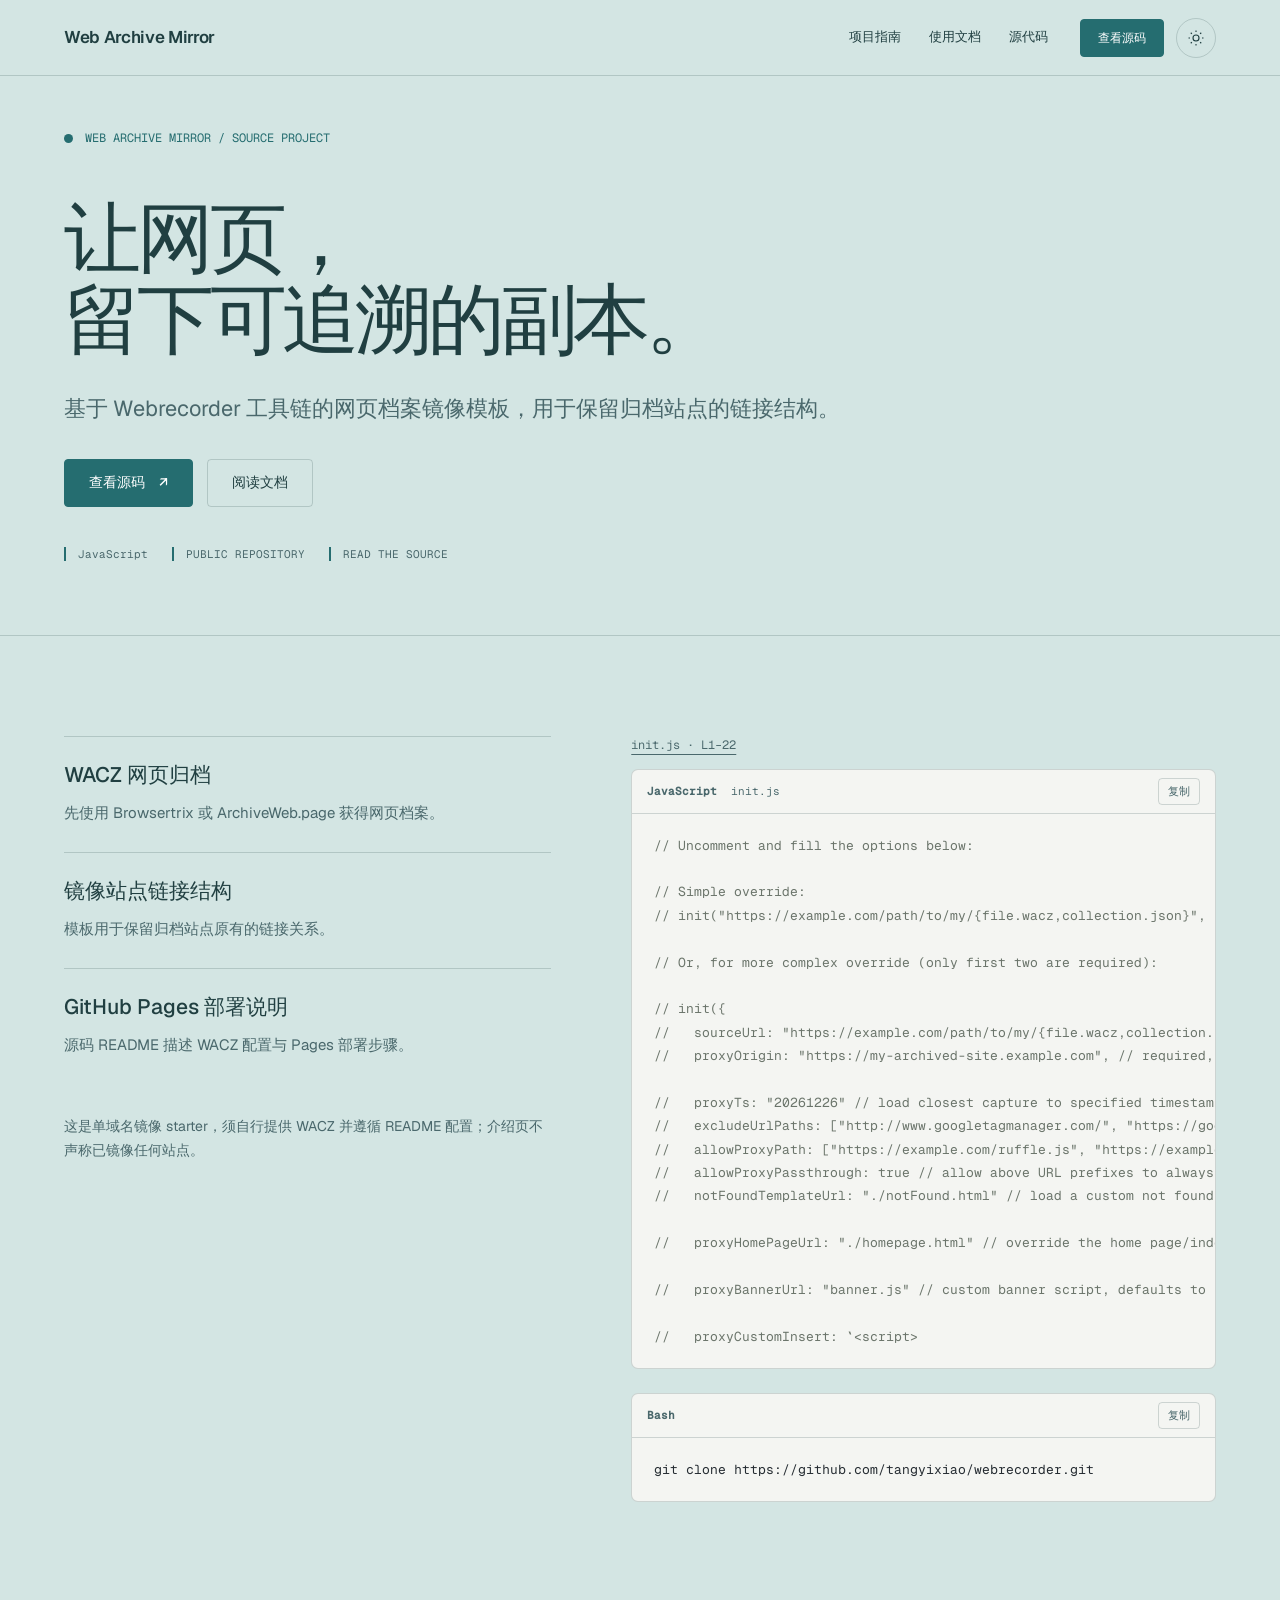
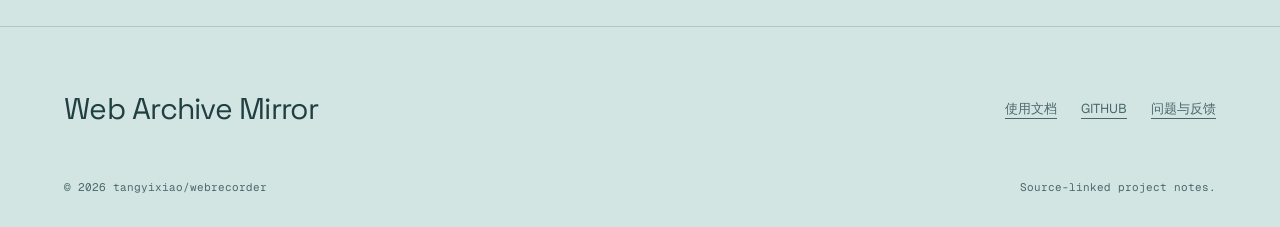
<file: index.html>
<!doctype html><html lang="zh-CN" data-project="webrecorder" data-family="terminal"><head><meta charset="utf-8"><meta name="viewport" content="width=device-width, initial-scale=1"><meta name="description" content="基于 Webrecorder 工具链的网页档案镜像模板，用于保留归档站点的链接结构。"><meta name="color-scheme" content="light dark"><title>Web Archive Mirror · 让网页， 留下可追溯的副本。</title><link rel="stylesheet" href="assets/fonts/fonts.css"><link rel="stylesheet" href="assets/fonts/display.css"><link rel="stylesheet" href="assets/site.css"><link rel="stylesheet" href="assets/docs-v3.css"><link rel="stylesheet" href="assets/polish.css"><style>:root{--font-body:"Geist","PingFang SC","Microsoft YaHei",sans-serif;--font-text:var(--font-body);--model-accent:var(--accent);--font-display:"Space Grotesk","Songti SC","SimSun",serif;--font-mono:"Geist Mono","SFMono-Regular",Consolas,monospace}html[data-theme="light"]{--bg:#D3E5E3;--surface:#EDF2E8;--ink:#203F41;--muted:#4a686c;--accent:#256d70;--accent-ink:#FFFFFF;--line:color-mix(in srgb,#203F41 19%,transparent);color-scheme:light}html[data-theme="dark"]{--bg:#132729;--surface:#203D40;--ink:#E2F1E8;--muted:#9abfc0;--accent:#8ad0cb;--accent-ink:#000000;--line:color-mix(in srgb,#E2F1E8 19%,transparent);color-scheme:dark}.terminal-grid{grid-template-columns:minmax(0,1fr)}</style><script src="assets/theme.js"></script><link rel="icon" type="image/svg+xml" href="favicon.svg"></head><body><header class="nav site-nav"><div class="wrap nav-inner"><a class="skip-link" href="#top">跳到正文</a><a class="site-brand" href="index.html">Web Archive Mirror</a><nav class="site-links" aria-label="项目导航"><a href="project-website/site/index.html">项目指南</a><a href="docs.html">使用文档</a><a href="https://github.com/tangyixiao/webrecorder">源代码</a></nav><div class="nav-controls"><a class="btn nav-cta" href="https://github.com/tangyixiao/webrecorder">查看源码</a><button class="site-theme" type="button" data-theme-toggle aria-label="切换深浅色" aria-pressed="false"><svg width="18" height="18" viewBox="0 0 24 24" fill="none" stroke="currentColor" stroke-width="1.5" aria-hidden="true"><circle cx="12" cy="12" r="4"/><path d="M12 2v2m0 16v2M2 12h2m16 0h2M5 5l1.5 1.5m11 11L19 19M5 19l1.5-1.5m11-11L19 5"/></svg></button><button class="site-menu-toggle" data-menu-toggle type="button" aria-label="菜单" aria-expanded="false" aria-controls="site-drawer"><svg width="20" height="20" viewBox="0 0 20 20" fill="none" stroke="currentColor" stroke-width="1.4" aria-hidden="true"><path d="M3 6h14M3 14h14"/></svg></button></div></div><nav class="site-drawer" id="site-drawer" hidden><a href="project-website/site/index.html">项目指南</a><a href="index.html">项目首页</a><a href="docs.html">使用文档</a><a href="https://github.com/tangyixiao/webrecorder">查看源码</a><p class="drawer-note">Web Archive Mirror</p></nav></header><main id="top"><article><section class="terminal-hero"><div class="wrap"><div class="terminal-label">WEB ARCHIVE MIRROR / SOURCE PROJECT</div><div class="terminal-grid"><div><h1 class="terminal-title">让网页，<br>留下可追溯的副本。</h1><p class="lede" style="margin-top:28px">基于 Webrecorder 工具链的网页档案镜像模板，用于保留归档站点的链接结构。</p><div class="actions"><a class="btn" href="https://github.com/tangyixiao/webrecorder">查看源码 <span aria-hidden="true">↗</span></a><a class="btn secondary" href="docs.html">阅读文档</a></div><div class="terminal-facts"><span>JavaScript</span><span>PUBLIC REPOSITORY</span><span>READ THE SOURCE</span></div></div></div></div></section><section class="section top-rule"><div class="wrap code-layout"><div><ul class="caps"><li><h3>WACZ 网页归档</h3><p>先使用 Browsertrix 或 ArchiveWeb.page 获得网页档案。</p></li><li><h3>镜像站点链接结构</h3><p>模板用于保留归档站点原有的链接关系。</p></li><li><h3>GitHub Pages 部署说明</h3><p>源码 README 描述 WACZ 配置与 Pages 部署步骤。</p></li></ul><p class="status-note" style="margin-top:30px">这是单域名镜像 starter，须自行提供 WACZ 并遵循 README 配置；介绍页不声称已镜像任何站点。</p></div><div><div class="source-area" id="source-code"><a class="source-link" href="https://github.com/tangyixiao/webrecorder/blob/bb8e271a82b9e093eb609e6050a3a0c9da90dc49/init.js#L1-L22">init.js · L1–22</a><div class="docs-code" data-code-block><div class="docs-code-toolbar"><span class="docs-code-language">JavaScript</span><span class="docs-code-file">init.js</span><button class="docs-code-copy" type="button" data-copy-code aria-label="复制代码">复制</button><span class="docs-copy-status" role="status" aria-live="polite"></span></div><pre tabindex="0"><code class="highlight language-javascript" data-language="javascript"><span class="tok-c1">// Uncomment and fill the options below:</span>

<span class="tok-c1">// Simple override:</span>
<span class="tok-c1">// init(&quot;https://example.com/path/to/my/{file.wacz,collection.json}&quot;, &quot;https://my-archived-site.example.com&quot;, &quot;&lt;optional timestamp&gt;&quot;);</span>

<span class="tok-c1">// Or, for more complex override (only first two are required):</span>

<span class="tok-c1">// init({</span>
<span class="tok-c1">//   sourceUrl: &quot;https://example.com/path/to/my/{file.wacz,collection.json}&quot;, // required, path to WACZ or Multi WACZ JSON</span>
<span class="tok-c1">//   proxyOrigin: &quot;https://my-archived-site.example.com&quot;, // required, the original site to proxy on this domain</span>

<span class="tok-c1">//   proxyTs: &quot;20261226&quot; // load closest capture to specified timestamp</span>
<span class="tok-c1">//   excludeUrlPaths: [&quot;http://www.googletagmanager.com/&quot;, &quot;https://google-analytics.com/&quot;] // array of URLs prefixes that should be excluded from being loaded (will return 404)</span>
<span class="tok-c1">//   allowProxyPath: [&quot;https://example.com/ruffle.js&quot;, &quot;https://example.com/some/analytics.js&quot;] // array of URLs that should be loaded live via https://wab.ac/proxy/&lt;url&gt; prefix</span>
<span class="tok-c1">//   allowProxyPassthrough: true // allow above URL prefixes to always &#39;passthrough&#39; to live web when encountered.</span>
<span class="tok-c1">//   notFoundTemplateUrl: &quot;./notFound.html&quot; // load a custom not found template from the specified URL</span>

<span class="tok-c1">//   proxyHomePageUrl: &quot;./homepage.html&quot; // override the home page/index.html with custom HTML loaded from this file. Can be overridden ./index.html to show a custom index without loading the web archive</span>

<span class="tok-c1">//   proxyBannerUrl: &quot;banner.js&quot; // custom banner script, defaults to &#39;banner.js&#39;</span>

<span class="tok-c1">//   proxyCustomInsert: `&lt;script&gt;</span></code></pre></div></div><div class="docs-code" data-code-block><div class="docs-code-toolbar"><span class="docs-code-language">Bash</span><button class="docs-code-copy" type="button" data-copy-code aria-label="复制代码">复制</button><span class="docs-copy-status" role="status" aria-live="polite"></span></div><pre tabindex="0"><code class="highlight language-bash" data-language="bash">git<span class="tok-w"> </span>clone<span class="tok-w"> </span>https://github.com/tangyixiao/webrecorder.git</code></pre></div></div></div></section></article></main><footer class="site-footer"><div class="wrap"><div class="footer-top"><span class="footer-name">Web Archive Mirror</span><nav class="footer-links"><a href="docs.html">使用文档</a><a href="https://github.com/tangyixiao/webrecorder">GITHUB</a><a href="https://github.com/tangyixiao/webrecorder/issues">问题与反馈</a></nav></div><div class="footer-bottom"><span>© 2026 tangyixiao/webrecorder</span><span>Source-linked project notes.</span></div></div></footer><script src="assets/site.js" defer></script><script src="assets/docs-v3.js" defer></script></body></html>
</file>
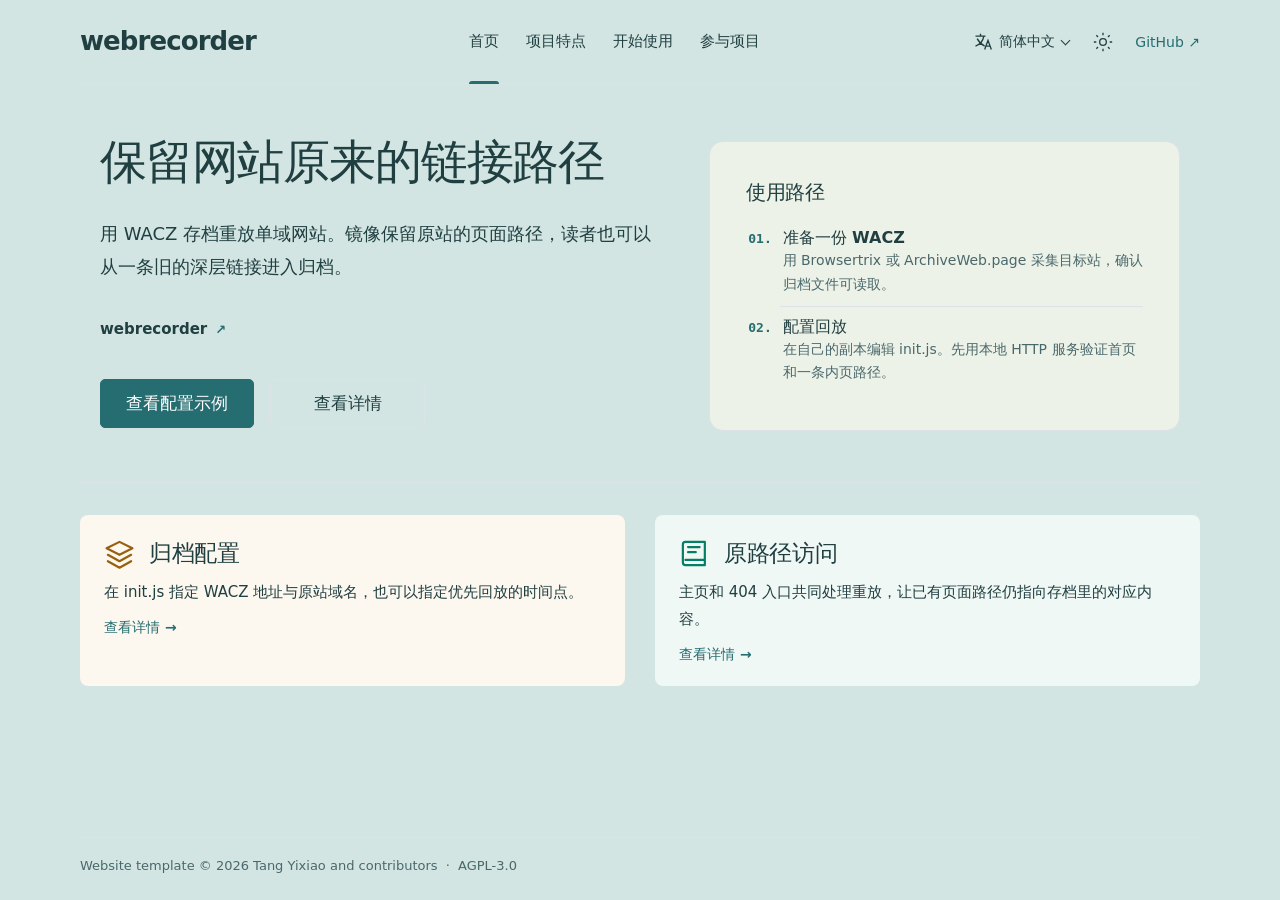
<file: project-website/site/index.html>
<!doctype html>
<html lang="zh-CN" data-locale="zh-CN" data-theme="system" data-default-theme="system" data-site-root="./">
<head>
  <meta charset="utf-8">
  <meta name="viewport" content="width=device-width, initial-scale=1">
  <meta name="generator" content="Project website template">
  <meta name="color-scheme" content="light dark">
  <meta name="description" content="用 WACZ 存档重放单域网站。镜像保留原站的页面路径，读者也可以从一条旧的深层链接进入归档。">
  <meta name="theme-color" content="#ffffff" media="(prefers-color-scheme: light)">
  <meta name="theme-color" content="#18191b" media="(prefers-color-scheme: dark)">
  <title>保留网站原来的链接路径 · webrecorder</title>
  <link rel="alternate" hreflang="zh-CN" href="./index.html"><link rel="alternate" hreflang="en" href="./en/index.html">
  <link rel="icon" href="./favicon.svg" type="image/svg+xml">
  <script src="./theme-init.js"></script>
  <link rel="stylesheet" href="./style.css">
  <script src="./script.js" defer></script>
</head>
<body class="page-home" id="top">
  <a class="skip-link" href="#main">跳转到主要内容</a>
  <header class="site-header wrap">
    <a class="brand" href="./index.html">webrecorder</a>
    <nav class="main-nav" id="main-nav" aria-label="主导航"><a href="./index.html" aria-current="page">首页</a><a href="./features.html">项目特点</a><a href="./download.html">开始使用</a><a href="./community.html">参与项目</a></nav>
    <div class="header-tools">
      <details class="language-picker picker">
        <summary aria-label="选择语言"><svg viewBox="0 0 24 24" fill="none" stroke="currentColor" stroke-width="1.6" aria-hidden="true"><path d="M3 5h12M9 2v3m4 0c-1 6-5 10-10 12m2-9c2 4 5 7 9 9m0 4 4-11 4 11m-6-4h4"/></svg><span class="language-current">简体中文</span></summary>
        <nav class="picker-menu" aria-label="选择语言"><a href="./index.html" lang="zh-CN" hreflang="zh-CN" aria-current="true">简体中文</a><a href="./en/index.html" lang="en" hreflang="en">English</a></nav>
      </details>
      <details class="theme-picker picker" hidden>
        <summary aria-label="选择主题"><svg class="theme-sun" viewBox="0 0 24 24" fill="none" stroke="currentColor" stroke-width="1.6" aria-hidden="true"><circle cx="12" cy="12" r="4"/><path d="M12 1v3m0 16v3M1 12h3m16 0h3M4 4l2 2m12 12 2 2M4 20l2-2M18 6l2-2"/></svg><svg class="theme-moon" viewBox="0 0 24 24" fill="none" stroke="currentColor" stroke-width="1.6" aria-hidden="true"><path d="M20.5 14A9 9 0 0 1 10 3.5 9 9 0 1 0 20.5 14Z"/></svg><span class="theme-current">跟随系统</span></summary>
        <div class="picker-menu"><button type="button" data-theme-choice="light" aria-pressed="false"><svg class="" viewBox="0 0 24 24" fill="none" stroke="currentColor" stroke-width="1.7" stroke-linecap="round" stroke-linejoin="round" aria-hidden="true"><circle cx="12" cy="12" r="4"/><path d="M12 1v3m0 16v3M1 12h3m16 0h3M4 4l2 2m12 12 2 2M4 20l2-2M18 6l2-2"/></svg><span>浅色</span></button><button type="button" data-theme-choice="dark" aria-pressed="false"><svg class="" viewBox="0 0 24 24" fill="none" stroke="currentColor" stroke-width="1.7" stroke-linecap="round" stroke-linejoin="round" aria-hidden="true"><path d="M20.5 14A9 9 0 0 1 10 3.5 9 9 0 1 0 20.5 14Z"/></svg><span>深色</span></button><button type="button" data-theme-choice="system" aria-pressed="false"><svg class="" viewBox="0 0 24 24" fill="none" stroke="currentColor" stroke-width="1.7" stroke-linecap="round" stroke-linejoin="round" aria-hidden="true"><rect x="2" y="3" width="20" height="14" rx="2"/><path d="M12 17v4m-5 0h10"/></svg><span>跟随系统</span></button></div>
      </details>
      <a class="repository-link" href="https://github.com/tangyixiao/webrecorder">GitHub <span aria-hidden="true">↗</span></a>
      <button class="menu-toggle" type="button" aria-label="打开导航" data-open-label="打开导航" data-close-label="关闭导航" aria-expanded="false" aria-controls="main-nav" hidden><svg viewBox="0 0 24 24" fill="none" stroke="currentColor" stroke-width="1.8" aria-hidden="true"><path d="M3 6h18M3 12h18M3 18h18"/></svg></button>
    </div>
  </header>
  <main id="main" class="wrap"><section class="hero" aria-labelledby="hero-title"><div class="hero-copy"><h1 id="hero-title">保留网站原来的链接路径</h1><div class="hero-description"><p>用 WACZ 存档重放单域网站。镜像保留原站的页面路径，读者也可以从一条旧的深层链接进入归档。</p></div><nav class="platforms" aria-label="支持的平台"><a class="platform-link" href="https://tangyixiao.github.io/webrecorder/"><span>webrecorder</span><span class="platform-arrow" aria-hidden="true">↗</span></a></nav><div class="hero-actions"><a class="button button-primary" href="https://github.com/tangyixiao/webrecorder/blob/main/init.js">查看配置示例</a><a class="button button-secondary" href="./features.html">查看详情</a></div></div><figure class="product-preview"><div class="guide-card"><h2>使用路径</h2><ol><li><a href="./download.html#instructions"><strong>准备一份 WACZ</strong><span>用 Browsertrix 或 ArchiveWeb.page 采集目标站，确认归档文件可读取。</span></a></li><li><a href="./download.html#instructions"><strong>配置回放</strong><span>在自己的副本编辑 init.js。先用本地 HTTP 服务验证首页和一条内页路径。</span></a></li></ol></div></figure></section><section class="home-features section-rule" aria-label="项目特点"><div class="feature-teasers"><article class="feature-teaser teaser-code"><header><svg class="" viewBox="0 0 24 24" fill="none" stroke="currentColor" stroke-width="1.7" stroke-linecap="round" stroke-linejoin="round" aria-hidden="true"><path d="m12 3 10 5-10 5L2 8l10-5Zm-9 10 9 5 9-5M3 18l9 5 9-5"/></svg><h2>归档配置</h2></header><p>在 init.js 指定 WACZ 地址与原站域名，也可以指定优先回放的时间点。</p><a class="feature-more" href="./features.html">查看详情 <span aria-hidden="true">→</span></a></article><article class="feature-teaser teaser-training"><header><svg class="" viewBox="0 0 24 24" fill="none" stroke="currentColor" stroke-width="1.7" stroke-linecap="round" stroke-linejoin="round" aria-hidden="true"><path d="M5 3h15v18H5a2 2 0 0 1-2-2V5a2 2 0 0 1 2-2Zm0 14h15M7 7h9M7 11h6"/></svg><h2>原路径访问</h2></header><p>主页和 404 入口共同处理重放，让已有页面路径仍指向存档里的对应内容。</p><a class="feature-more" href="./features.html">查看详情 <span aria-hidden="true">→</span></a></article></div></section></main>
  <footer class="site-footer wrap"><p>Website template © 2026 Tang Yixiao and contributors <span aria-hidden="true">·</span> <a href="https://github.com/tangyixiao/webrecorder/blob/main/LICENSE.md">AGPL-3.0</a></p></footer>
</body>
</html>
</file>
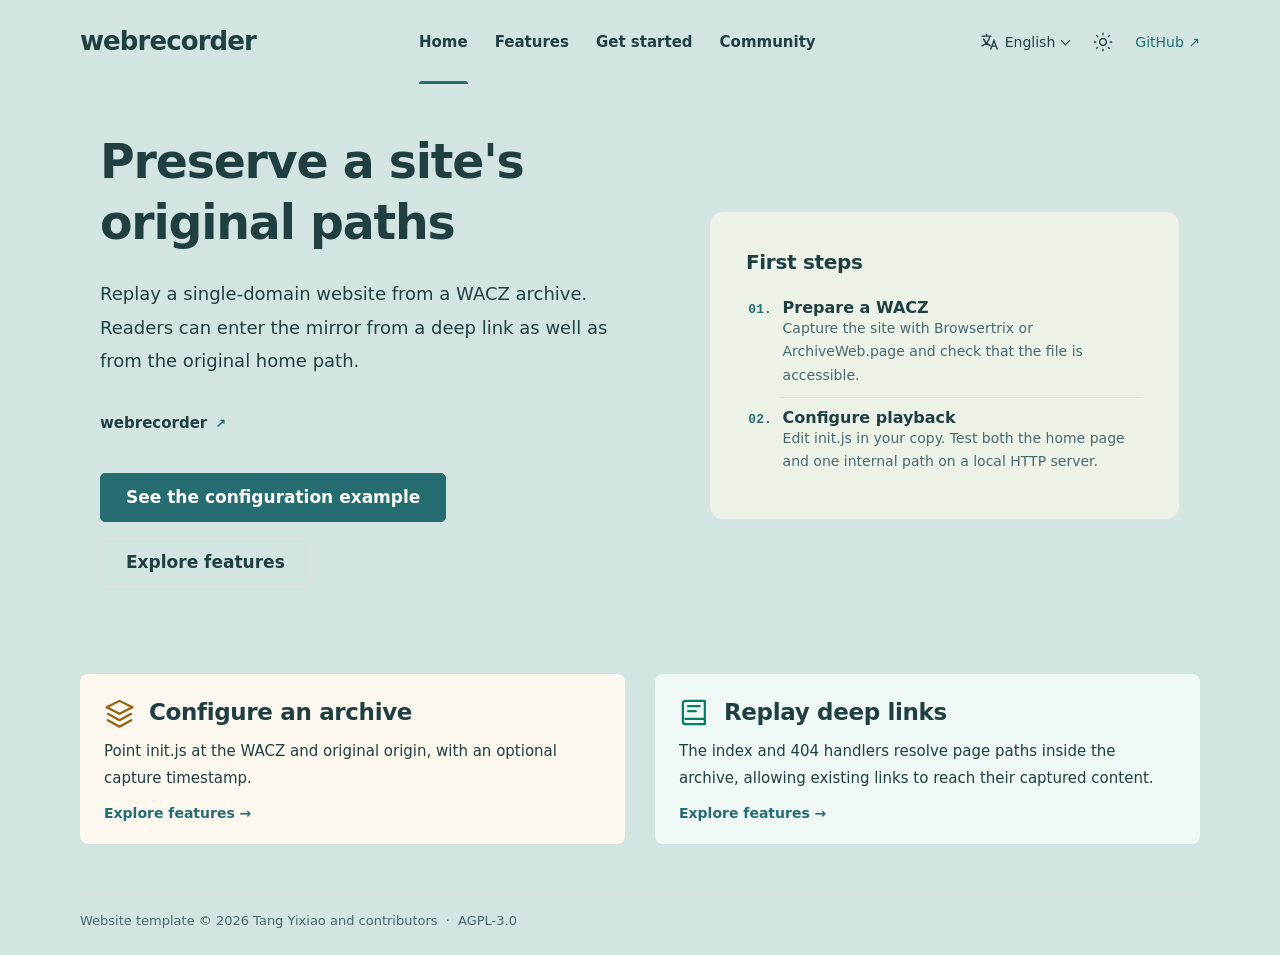
<file: project-website/site/en/index.html>
<!doctype html>
<html lang="en" data-locale="en" data-theme="system" data-default-theme="system" data-site-root="../">
<head>
  <meta charset="utf-8">
  <meta name="viewport" content="width=device-width, initial-scale=1">
  <meta name="generator" content="Project website template">
  <meta name="color-scheme" content="light dark">
  <meta name="description" content="Replay a single-domain website from a WACZ archive. Readers can enter the mirror from a deep link as well as from the original home path.">
  <meta name="theme-color" content="#ffffff" media="(prefers-color-scheme: light)">
  <meta name="theme-color" content="#18191b" media="(prefers-color-scheme: dark)">
  <title>Preserve a site&#x27;s original paths · webrecorder</title>
  <link rel="alternate" hreflang="zh-CN" href="../index.html"><link rel="alternate" hreflang="en" href="../en/index.html">
  <link rel="icon" href="../favicon.svg" type="image/svg+xml">
  <script src="../theme-init.js"></script>
  <link rel="stylesheet" href="../style.css">
  <script src="../script.js" defer></script>
</head>
<body class="page-home" id="top">
  <a class="skip-link" href="#main">Skip to main content</a>
  <header class="site-header wrap">
    <a class="brand" href="./index.html">webrecorder</a>
    <nav class="main-nav" id="main-nav" aria-label="Main navigation"><a href="./index.html" aria-current="page">Home</a><a href="./features.html">Features</a><a href="./download.html">Get started</a><a href="./community.html">Community</a></nav>
    <div class="header-tools">
      <details class="language-picker picker">
        <summary aria-label="Choose language"><svg viewBox="0 0 24 24" fill="none" stroke="currentColor" stroke-width="1.6" aria-hidden="true"><path d="M3 5h12M9 2v3m4 0c-1 6-5 10-10 12m2-9c2 4 5 7 9 9m0 4 4-11 4 11m-6-4h4"/></svg><span class="language-current">English</span></summary>
        <nav class="picker-menu" aria-label="Choose language"><a href="../index.html" lang="zh-CN" hreflang="zh-CN">简体中文</a><a href="../en/index.html" lang="en" hreflang="en" aria-current="true">English</a></nav>
      </details>
      <details class="theme-picker picker" hidden>
        <summary aria-label="Choose theme"><svg class="theme-sun" viewBox="0 0 24 24" fill="none" stroke="currentColor" stroke-width="1.6" aria-hidden="true"><circle cx="12" cy="12" r="4"/><path d="M12 1v3m0 16v3M1 12h3m16 0h3M4 4l2 2m12 12 2 2M4 20l2-2M18 6l2-2"/></svg><svg class="theme-moon" viewBox="0 0 24 24" fill="none" stroke="currentColor" stroke-width="1.6" aria-hidden="true"><path d="M20.5 14A9 9 0 0 1 10 3.5 9 9 0 1 0 20.5 14Z"/></svg><span class="theme-current">System</span></summary>
        <div class="picker-menu"><button type="button" data-theme-choice="light" aria-pressed="false"><svg class="" viewBox="0 0 24 24" fill="none" stroke="currentColor" stroke-width="1.7" stroke-linecap="round" stroke-linejoin="round" aria-hidden="true"><circle cx="12" cy="12" r="4"/><path d="M12 1v3m0 16v3M1 12h3m16 0h3M4 4l2 2m12 12 2 2M4 20l2-2M18 6l2-2"/></svg><span>Light</span></button><button type="button" data-theme-choice="dark" aria-pressed="false"><svg class="" viewBox="0 0 24 24" fill="none" stroke="currentColor" stroke-width="1.7" stroke-linecap="round" stroke-linejoin="round" aria-hidden="true"><path d="M20.5 14A9 9 0 0 1 10 3.5 9 9 0 1 0 20.5 14Z"/></svg><span>Dark</span></button><button type="button" data-theme-choice="system" aria-pressed="false"><svg class="" viewBox="0 0 24 24" fill="none" stroke="currentColor" stroke-width="1.7" stroke-linecap="round" stroke-linejoin="round" aria-hidden="true"><rect x="2" y="3" width="20" height="14" rx="2"/><path d="M12 17v4m-5 0h10"/></svg><span>System</span></button></div>
      </details>
      <a class="repository-link" href="https://github.com/tangyixiao/webrecorder">GitHub <span aria-hidden="true">↗</span></a>
      <button class="menu-toggle" type="button" aria-label="Open navigation" data-open-label="Open navigation" data-close-label="Close navigation" aria-expanded="false" aria-controls="main-nav" hidden><svg viewBox="0 0 24 24" fill="none" stroke="currentColor" stroke-width="1.8" aria-hidden="true"><path d="M3 6h18M3 12h18M3 18h18"/></svg></button>
    </div>
  </header>
  <main id="main" class="wrap"><section class="hero" aria-labelledby="hero-title"><div class="hero-copy"><h1 id="hero-title">Preserve a site&#x27;s original paths</h1><div class="hero-description"><p>Replay a single-domain website from a WACZ archive. Readers can enter the mirror from a deep link as well as from the original home path.</p></div><nav class="platforms" aria-label="Supported platforms"><a class="platform-link" href="https://tangyixiao.github.io/webrecorder/"><span>webrecorder</span><span class="platform-arrow" aria-hidden="true">↗</span></a></nav><div class="hero-actions"><a class="button button-primary" href="https://github.com/tangyixiao/webrecorder/blob/main/init.js">See the configuration example</a><a class="button button-secondary" href="./features.html">Explore features</a></div></div><figure class="product-preview"><div class="guide-card"><h2>First steps</h2><ol><li><a href="./download.html#instructions"><strong>Prepare a WACZ</strong><span>Capture the site with Browsertrix or ArchiveWeb.page and check that the file is accessible.</span></a></li><li><a href="./download.html#instructions"><strong>Configure playback</strong><span>Edit init.js in your copy. Test both the home page and one internal path on a local HTTP server.</span></a></li></ol></div></figure></section><section class="home-features section-rule" aria-label="Features"><div class="feature-teasers"><article class="feature-teaser teaser-code"><header><svg class="" viewBox="0 0 24 24" fill="none" stroke="currentColor" stroke-width="1.7" stroke-linecap="round" stroke-linejoin="round" aria-hidden="true"><path d="m12 3 10 5-10 5L2 8l10-5Zm-9 10 9 5 9-5M3 18l9 5 9-5"/></svg><h2>Configure an archive</h2></header><p>Point init.js at the WACZ and original origin, with an optional capture timestamp.</p><a class="feature-more" href="./features.html">Explore features <span aria-hidden="true">→</span></a></article><article class="feature-teaser teaser-training"><header><svg class="" viewBox="0 0 24 24" fill="none" stroke="currentColor" stroke-width="1.7" stroke-linecap="round" stroke-linejoin="round" aria-hidden="true"><path d="M5 3h15v18H5a2 2 0 0 1-2-2V5a2 2 0 0 1 2-2Zm0 14h15M7 7h9M7 11h6"/></svg><h2>Replay deep links</h2></header><p>The index and 404 handlers resolve page paths inside the archive, allowing existing links to reach their captured content.</p><a class="feature-more" href="./features.html">Explore features <span aria-hidden="true">→</span></a></article></div></section></main>
  <footer class="site-footer wrap"><p>Website template © 2026 Tang Yixiao and contributors <span aria-hidden="true">·</span> <a href="https://github.com/tangyixiao/webrecorder/blob/main/LICENSE.md">AGPL-3.0</a></p></footer>
</body>
</html>
</file>
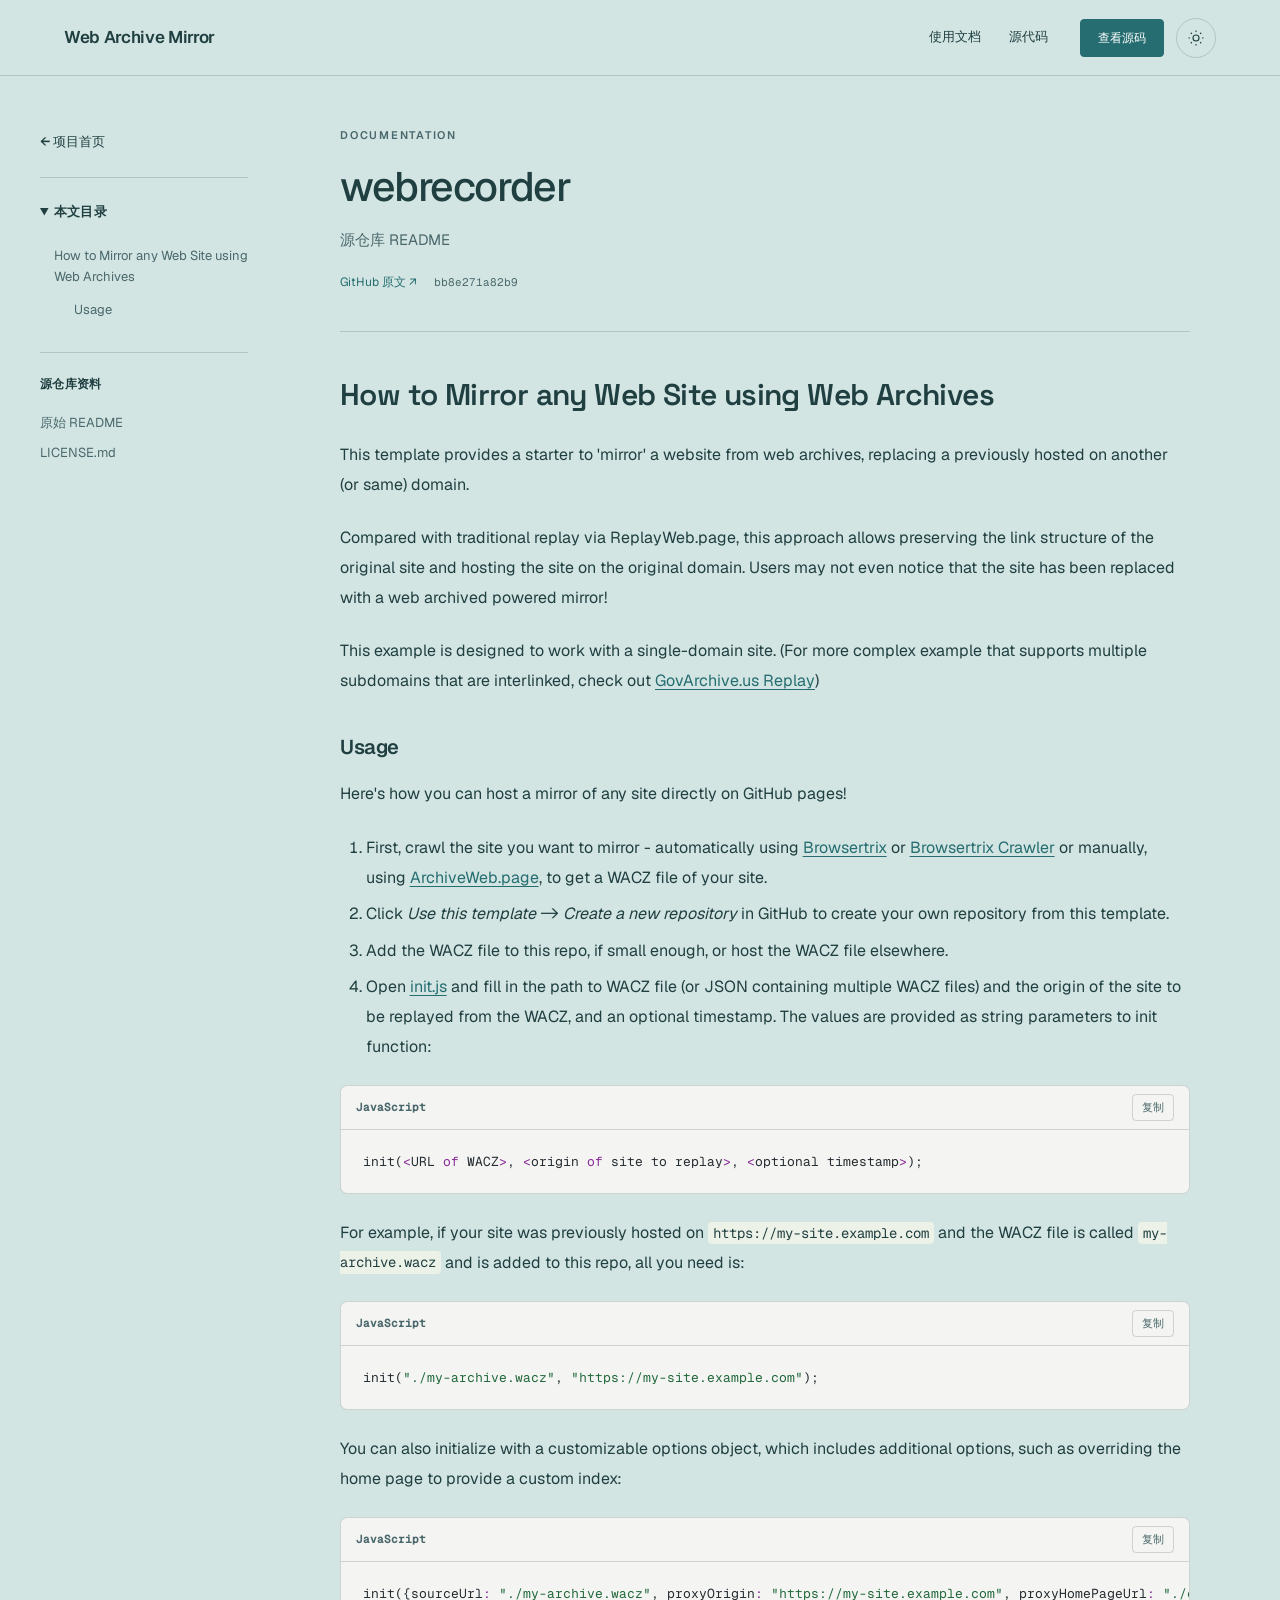
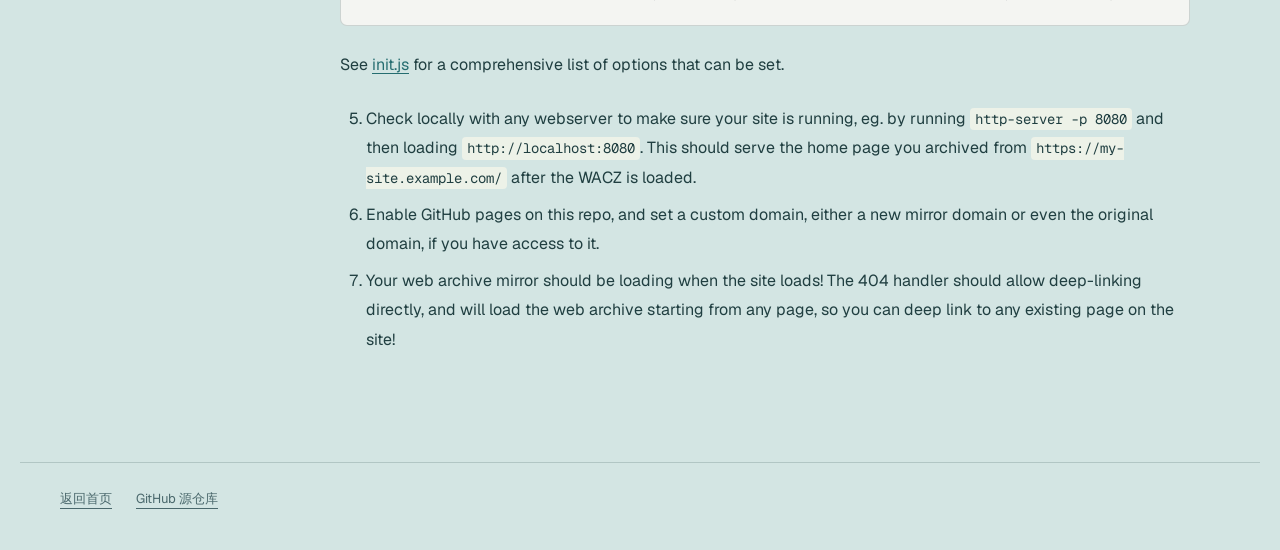
<file: docs.html>
<!doctype html><html lang="zh-CN" data-docs="v3" data-project="webrecorder"><head>
<meta charset="utf-8"><meta name="viewport" content="width=device-width,initial-scale=1">
<title>webrecorder · 文档</title><link rel="stylesheet" href="assets/fonts/fonts.css"><link rel="stylesheet" href="assets/fonts/display.css"><link rel="stylesheet" href="assets/site.css"><link rel="stylesheet" href="assets/docs-v3.css"><link rel="stylesheet" href="assets/polish.css"><style>:root{--font-body:"Geist","PingFang SC","Microsoft YaHei",sans-serif;--font-text:var(--font-body);--model-accent:var(--accent);--font-display:"Space Grotesk","Songti SC","SimSun",serif;--font-mono:"Geist Mono","SFMono-Regular",Consolas,monospace}html[data-theme="light"]{--bg:#D3E5E3;--surface:#EDF2E8;--ink:#203F41;--muted:#4a686c;--accent:#256d70;--accent-ink:#FFFFFF;--line:color-mix(in srgb,#203F41 19%,transparent);color-scheme:light}html[data-theme="dark"]{--bg:#132729;--surface:#203D40;--ink:#E2F1E8;--muted:#9abfc0;--accent:#8ad0cb;--accent-ink:#000000;--line:color-mix(in srgb,#E2F1E8 19%,transparent);color-scheme:dark}</style><script src="assets/theme.js"></script><link rel="stylesheet" href="assets/docs-v3.css"></head>
<body class="docs-page"><header class="nav site-nav"><div class="wrap nav-inner"><a class="skip-link" href="#docs-content">跳到正文</a><a class="site-brand" href="index.html">Web Archive Mirror</a><nav class="site-links" aria-label="项目导航"><a href="docs.html">使用文档</a><a href="https://github.com/tangyixiao/webrecorder">源代码</a></nav><div class="nav-controls"><a class="btn nav-cta" href="https://github.com/tangyixiao/webrecorder">查看源码</a><button class="site-theme" type="button" data-theme-toggle aria-label="切换深浅色" aria-pressed="false"><svg width="18" height="18" viewBox="0 0 24 24" fill="none" stroke="currentColor" stroke-width="1.5" aria-hidden="true"><circle cx="12" cy="12" r="4"/><path d="M12 2v2m0 16v2M2 12h2m16 0h2M5 5l1.5 1.5m11 11L19 19M5 19l1.5-1.5m11-11L19 5"/></svg></button><button class="site-menu-toggle" data-menu-toggle type="button" aria-label="菜单" aria-expanded="false" aria-controls="site-drawer"><svg width="20" height="20" viewBox="0 0 20 20" fill="none" stroke="currentColor" stroke-width="1.4" aria-hidden="true"><path d="M3 6h14M3 14h14"/></svg></button></div></div><nav class="site-drawer" id="site-drawer" hidden><a href="index.html">项目首页</a><a href="docs.html">使用文档</a><a href="https://github.com/tangyixiao/webrecorder">查看源码</a><p class="drawer-note">Web Archive Mirror</p></nav></header><div class="docs-shell" id="top">
<aside class="docs-sidebar"><a class="docs-back" href="index.html">← 项目首页</a>
<details class="docs-toc" open><summary>本文目录</summary><nav aria-label="文档目录"><ol><li class="docs-level-1"><a href="#how-to-mirror-any-web-site-using-web-archives">How to Mirror any Web Site using Web Archives</a></li><li class="docs-level-3"><a href="#usage">Usage</a></li></ol></nav></details>
<div class="docs-resources"><h2>源仓库资料</h2><ul><li><a href="https://github.com/tangyixiao/webrecorder/blob/bb8e271a82b9e093eb609e6050a3a0c9da90dc49/README.md">原始 README</a></li><li><a href="https://github.com/tangyixiao/webrecorder/blob/bb8e271a82b9e093eb609e6050a3a0c9da90dc49/LICENSE.md">LICENSE.md</a></li></ul></div></aside>
<main class="docs-main"><header class="docs-intro"><p class="docs-eyebrow">DOCUMENTATION</p>
<h1>webrecorder</h1><p>源仓库 README</p><div class="docs-source"><a href="https://github.com/tangyixiao/webrecorder/blob/bb8e271a82b9e093eb609e6050a3a0c9da90dc49/README.md">GitHub 原文 ↗</a><code>bb8e271a82b9</code></div></header>
<article class="docs-markdown" id="docs-content" tabindex="-1"><h1 id="how-to-mirror-any-web-site-using-web-archives">How to Mirror any Web Site using Web Archives<a class="docs-heading-anchor" href="#how-to-mirror-any-web-site-using-web-archives" aria-label="此标题的固定链接">#</a></h1>
<p>This template provides a starter to 'mirror' a website from web archives, replacing a previously hosted on another (or same) domain.</p>
<p>Compared with traditional replay via ReplayWeb.page, this approach allows preserving the link structure of the original site and hosting the site on the original domain.
Users may not even notice that the site has been replaced with a web archived powered mirror!</p>
<p>This example is designed to work with a single-domain site. (For more complex example that supports multiple subdomains that are interlinked, check out <a href="https://github.com/webrecorder/govarchive-replay">GovArchive.us Replay</a>)</p>
<h3 id="usage">Usage<a class="docs-heading-anchor" href="#usage" aria-label="此标题的固定链接">#</a></h3>
<p>Here's how you can host a mirror of any site directly on GitHub pages!</p>
<ol>
<li>First, crawl the site you want to mirror - automatically using <a href="https://webrecorder.net/browsertrix">Browsertrix</a> or <a href="https://github.com/webrecorder/browsertrix-crawler">Browsertrix Crawler</a> or manually, using <a href="https://archiveweb.page">ArchiveWeb.page</a>, to get a WACZ file of your site.</li>
<li>Click <em>Use this template</em> -&gt; <em>Create a new repository</em> in GitHub to create your own repository from this template.</li>
<li>Add the WACZ file to this repo, if small enough, or host the WACZ file elsewhere.</li>
<li>Open <a href="https://github.com/tangyixiao/webrecorder/blob/bb8e271a82b9e093eb609e6050a3a0c9da90dc49/init.js">init.js</a> and fill in the path to WACZ file (or JSON containing multiple WACZ files) and the origin of the site to be replayed from the WACZ, and an optional timestamp. The values are provided as string parameters to init function:</li>
</ol>
<div class="docs-code" data-code-block><div class="docs-code-toolbar"><span class="docs-code-language">JavaScript</span><button class="docs-code-copy" type="button" data-copy-code aria-label="复制代码">复制</button><span class="docs-copy-status" role="status" aria-live="polite"></span></div><pre tabindex="0"><code class="highlight language-javascript" data-language="javascript"><span class="tok-nx">init</span><span class="tok-p">(</span><span class="tok-o">&lt;</span><span class="tok-nx">URL</span><span class="tok-w"> </span><span class="tok-k">of</span><span class="tok-w"> </span><span class="tok-nx">WACZ</span><span class="tok-o">&gt;</span><span class="tok-p">,</span><span class="tok-w"> </span><span class="tok-o">&lt;</span><span class="tok-nx">origin</span><span class="tok-w"> </span><span class="tok-k">of</span><span class="tok-w"> </span><span class="tok-nx">site</span><span class="tok-w"> </span><span class="tok-nx">to</span><span class="tok-w"> </span><span class="tok-nx">replay</span><span class="tok-o">&gt;</span><span class="tok-p">,</span><span class="tok-w"> </span><span class="tok-o">&lt;</span><span class="tok-nx">optional</span><span class="tok-w"> </span><span class="tok-nx">timestamp</span><span class="tok-o">&gt;</span><span class="tok-p">);</span>
</code></pre></div><p>For example, if your site was previously hosted on <code>https://my-site.example.com</code> and the WACZ file is called <code>my-archive.wacz</code> and is added to this repo, all you need is:</p>
<div class="docs-code" data-code-block><div class="docs-code-toolbar"><span class="docs-code-language">JavaScript</span><button class="docs-code-copy" type="button" data-copy-code aria-label="复制代码">复制</button><span class="docs-copy-status" role="status" aria-live="polite"></span></div><pre tabindex="0"><code class="highlight language-javascript" data-language="javascript"><span class="tok-nx">init</span><span class="tok-p">(</span><span class="tok-s2">&quot;./my-archive.wacz&quot;</span><span class="tok-p">,</span><span class="tok-w"> </span><span class="tok-s2">&quot;https://my-site.example.com&quot;</span><span class="tok-p">);</span>
</code></pre></div><p>You can also initialize with a customizable options object, which includes additional options, such as overriding the home page to provide a custom index:</p>
<div class="docs-code" data-code-block><div class="docs-code-toolbar"><span class="docs-code-language">JavaScript</span><button class="docs-code-copy" type="button" data-copy-code aria-label="复制代码">复制</button><span class="docs-copy-status" role="status" aria-live="polite"></span></div><pre tabindex="0"><code class="highlight language-javascript" data-language="javascript"><span class="tok-nx">init</span><span class="tok-p">({</span><span class="tok-nx">sourceUrl</span><span class="tok-o">:</span><span class="tok-w"> </span><span class="tok-s2">&quot;./my-archive.wacz&quot;</span><span class="tok-p">,</span><span class="tok-w"> </span><span class="tok-nx">proxyOrigin</span><span class="tok-o">:</span><span class="tok-w"> </span><span class="tok-s2">&quot;https://my-site.example.com&quot;</span><span class="tok-p">,</span><span class="tok-w"> </span><span class="tok-nx">proxyHomePageUrl</span><span class="tok-o">:</span><span class="tok-w"> </span><span class="tok-s2">&quot;./custom-index.html&quot;</span><span class="tok-p">})</span>
</code></pre></div><p>See <a href="https://github.com/tangyixiao/webrecorder/blob/bb8e271a82b9e093eb609e6050a3a0c9da90dc49/init.js">init.js</a> for a comprehensive list of options that can be set.</p>
<ol start="5">
<li>Check locally with any webserver to make sure your site is running, eg. by running <code>http-server -p 8080</code> and then loading <code>http://localhost:8080</code>. This should serve the home page you archived from <code>https://my-site.example.com/</code> after the WACZ is loaded.</li>
<li>Enable GitHub pages on this repo, and set a custom domain, either a new mirror domain or even the original domain, if you have access to it.</li>
<li>Your web archive mirror should be loading when the site loads! The 404 handler should allow deep-linking directly, and will load the web archive starting from any page, so you can deep link to any existing page on the site!</li>
</ol>
</article>
</main></div><footer class="docs-footer"><a href="index.html">返回首页</a><a href="https://github.com/tangyixiao/webrecorder">GitHub 源仓库</a></footer><script src="assets/docs-v3.js" defer></script><script src="assets/site.js" defer></script></body></html>
</file>
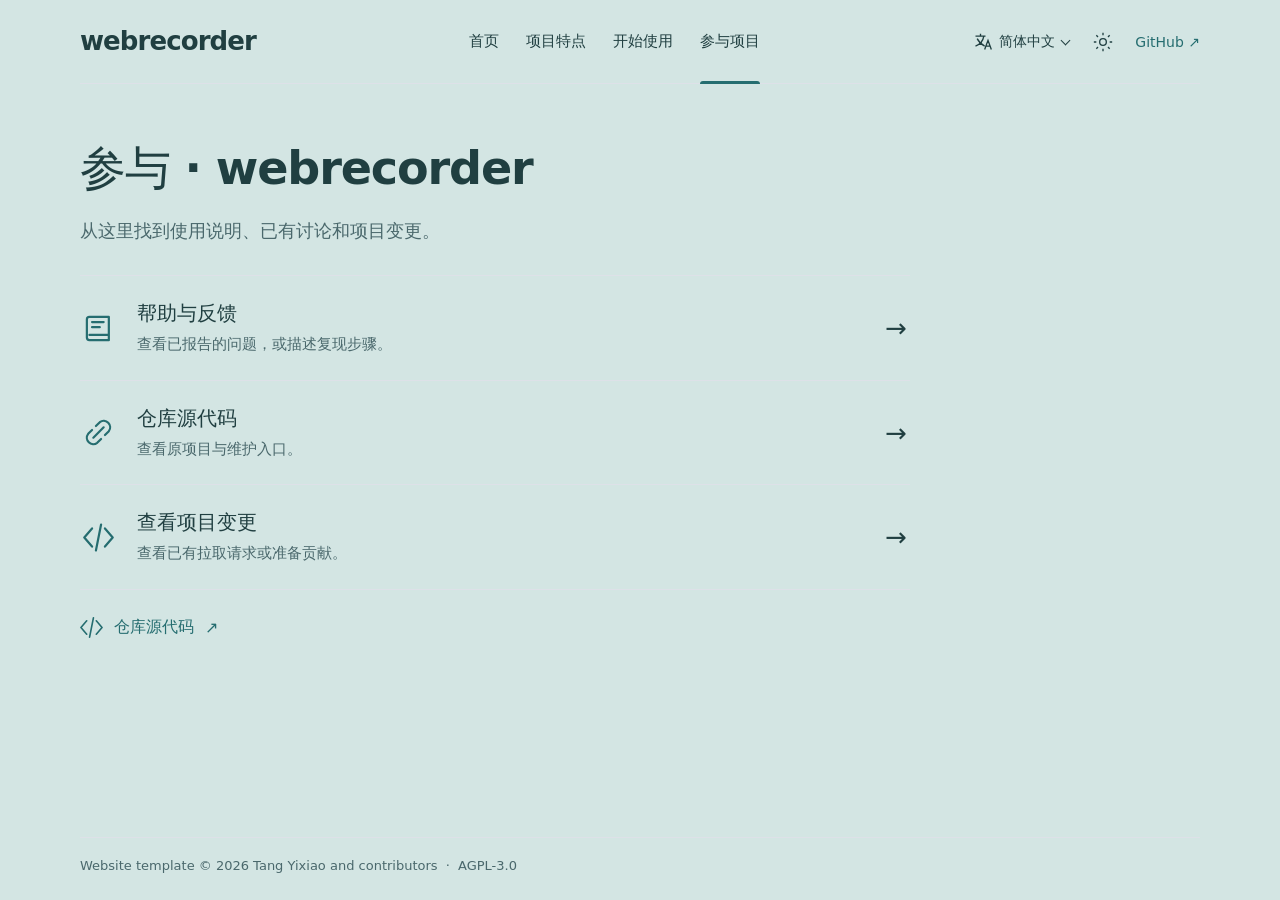
<file: project-website/site/community.html>
<!doctype html>
<html lang="zh-CN" data-locale="zh-CN" data-theme="system" data-default-theme="system" data-site-root="./">
<head>
  <meta charset="utf-8">
  <meta name="viewport" content="width=device-width, initial-scale=1">
  <meta name="generator" content="Project website template">
  <meta name="color-scheme" content="light dark">
  <meta name="description" content="从这里找到使用说明、已有讨论和项目变更。">
  <meta name="theme-color" content="#ffffff" media="(prefers-color-scheme: light)">
  <meta name="theme-color" content="#18191b" media="(prefers-color-scheme: dark)">
  <title>参与项目 · webrecorder</title>
  <link rel="alternate" hreflang="zh-CN" href="./community.html"><link rel="alternate" hreflang="en" href="./en/community.html">
  <link rel="icon" href="./favicon.svg" type="image/svg+xml">
  <script src="./theme-init.js"></script>
  <link rel="stylesheet" href="./style.css">
  <script src="./script.js" defer></script>
</head>
<body class="page-community" id="top">
  <a class="skip-link" href="#main">跳转到主要内容</a>
  <header class="site-header wrap">
    <a class="brand" href="./index.html">webrecorder</a>
    <nav class="main-nav" id="main-nav" aria-label="主导航"><a href="./index.html">首页</a><a href="./features.html">项目特点</a><a href="./download.html">开始使用</a><a href="./community.html" aria-current="page">参与项目</a></nav>
    <div class="header-tools">
      <details class="language-picker picker">
        <summary aria-label="选择语言"><svg viewBox="0 0 24 24" fill="none" stroke="currentColor" stroke-width="1.6" aria-hidden="true"><path d="M3 5h12M9 2v3m4 0c-1 6-5 10-10 12m2-9c2 4 5 7 9 9m0 4 4-11 4 11m-6-4h4"/></svg><span class="language-current">简体中文</span></summary>
        <nav class="picker-menu" aria-label="选择语言"><a href="./community.html" lang="zh-CN" hreflang="zh-CN" aria-current="true">简体中文</a><a href="./en/community.html" lang="en" hreflang="en">English</a></nav>
      </details>
      <details class="theme-picker picker" hidden>
        <summary aria-label="选择主题"><svg class="theme-sun" viewBox="0 0 24 24" fill="none" stroke="currentColor" stroke-width="1.6" aria-hidden="true"><circle cx="12" cy="12" r="4"/><path d="M12 1v3m0 16v3M1 12h3m16 0h3M4 4l2 2m12 12 2 2M4 20l2-2M18 6l2-2"/></svg><svg class="theme-moon" viewBox="0 0 24 24" fill="none" stroke="currentColor" stroke-width="1.6" aria-hidden="true"><path d="M20.5 14A9 9 0 0 1 10 3.5 9 9 0 1 0 20.5 14Z"/></svg><span class="theme-current">跟随系统</span></summary>
        <div class="picker-menu"><button type="button" data-theme-choice="light" aria-pressed="false"><svg class="" viewBox="0 0 24 24" fill="none" stroke="currentColor" stroke-width="1.7" stroke-linecap="round" stroke-linejoin="round" aria-hidden="true"><circle cx="12" cy="12" r="4"/><path d="M12 1v3m0 16v3M1 12h3m16 0h3M4 4l2 2m12 12 2 2M4 20l2-2M18 6l2-2"/></svg><span>浅色</span></button><button type="button" data-theme-choice="dark" aria-pressed="false"><svg class="" viewBox="0 0 24 24" fill="none" stroke="currentColor" stroke-width="1.7" stroke-linecap="round" stroke-linejoin="round" aria-hidden="true"><path d="M20.5 14A9 9 0 0 1 10 3.5 9 9 0 1 0 20.5 14Z"/></svg><span>深色</span></button><button type="button" data-theme-choice="system" aria-pressed="false"><svg class="" viewBox="0 0 24 24" fill="none" stroke="currentColor" stroke-width="1.7" stroke-linecap="round" stroke-linejoin="round" aria-hidden="true"><rect x="2" y="3" width="20" height="14" rx="2"/><path d="M12 17v4m-5 0h10"/></svg><span>跟随系统</span></button></div>
      </details>
      <a class="repository-link" href="https://github.com/tangyixiao/webrecorder">GitHub <span aria-hidden="true">↗</span></a>
      <button class="menu-toggle" type="button" aria-label="打开导航" data-open-label="打开导航" data-close-label="关闭导航" aria-expanded="false" aria-controls="main-nav" hidden><svg viewBox="0 0 24 24" fill="none" stroke="currentColor" stroke-width="1.8" aria-hidden="true"><path d="M3 6h18M3 12h18M3 18h18"/></svg></button>
    </div>
  </header>
  <main id="main" class="wrap"><header class="page-heading"><h1>参与 · webrecorder</h1><p>从这里找到使用说明、已有讨论和项目变更。</p></header><div class="community-rows"><a class="community-row" href="https://github.com/tangyixiao/webrecorder/issues"><svg class="" viewBox="0 0 24 24" fill="none" stroke="currentColor" stroke-width="1.7" stroke-linecap="round" stroke-linejoin="round" aria-hidden="true"><path d="M5 3h15v18H5a2 2 0 0 1-2-2V5a2 2 0 0 1 2-2Zm0 14h15M7 7h9M7 11h6"/></svg><span class="row-copy"><strong>帮助与反馈</strong><span>查看已报告的问题，或描述复现步骤。</span></span><span class="arrow" aria-hidden="true">→</span></a><a class="community-row" href="https://github.com/tangyixiao/webrecorder"><svg class="" viewBox="0 0 24 24" fill="none" stroke="currentColor" stroke-width="1.7" stroke-linecap="round" stroke-linejoin="round" aria-hidden="true"><path d="m10 7 3-3a5 5 0 0 1 7 7l-3 3M14 17l-3 3a5 5 0 0 1-7-7l3-3m1 6 8-8"/></svg><span class="row-copy"><strong>仓库源代码</strong><span>查看原项目与维护入口。</span></span><span class="arrow" aria-hidden="true">→</span></a><a class="community-row" href="https://github.com/tangyixiao/webrecorder/pulls"><svg class="" viewBox="0 0 24 24" fill="none" stroke="currentColor" stroke-width="1.7" stroke-linecap="round" stroke-linejoin="round" aria-hidden="true"><path d="m7 5-6 7 6 7M17 5l6 7-6 7M14 2l-4 20"/></svg><span class="row-copy"><strong>查看项目变更</strong><span>查看已有拉取请求或准备贡献。</span></span><span class="arrow" aria-hidden="true">→</span></a></div><a class="source-link" href="https://github.com/tangyixiao/webrecorder"><svg class="" viewBox="0 0 24 24" fill="none" stroke="currentColor" stroke-width="1.7" stroke-linecap="round" stroke-linejoin="round" aria-hidden="true"><path d="m7 5-6 7 6 7M17 5l6 7-6 7M14 2l-4 20"/></svg>仓库源代码 <span aria-hidden="true">↗</span></a></main>
  <footer class="site-footer wrap"><p>Website template © 2026 Tang Yixiao and contributors <span aria-hidden="true">·</span> <a href="https://github.com/tangyixiao/webrecorder/blob/main/LICENSE.md">AGPL-3.0</a></p></footer>
</body>
</html>
</file>
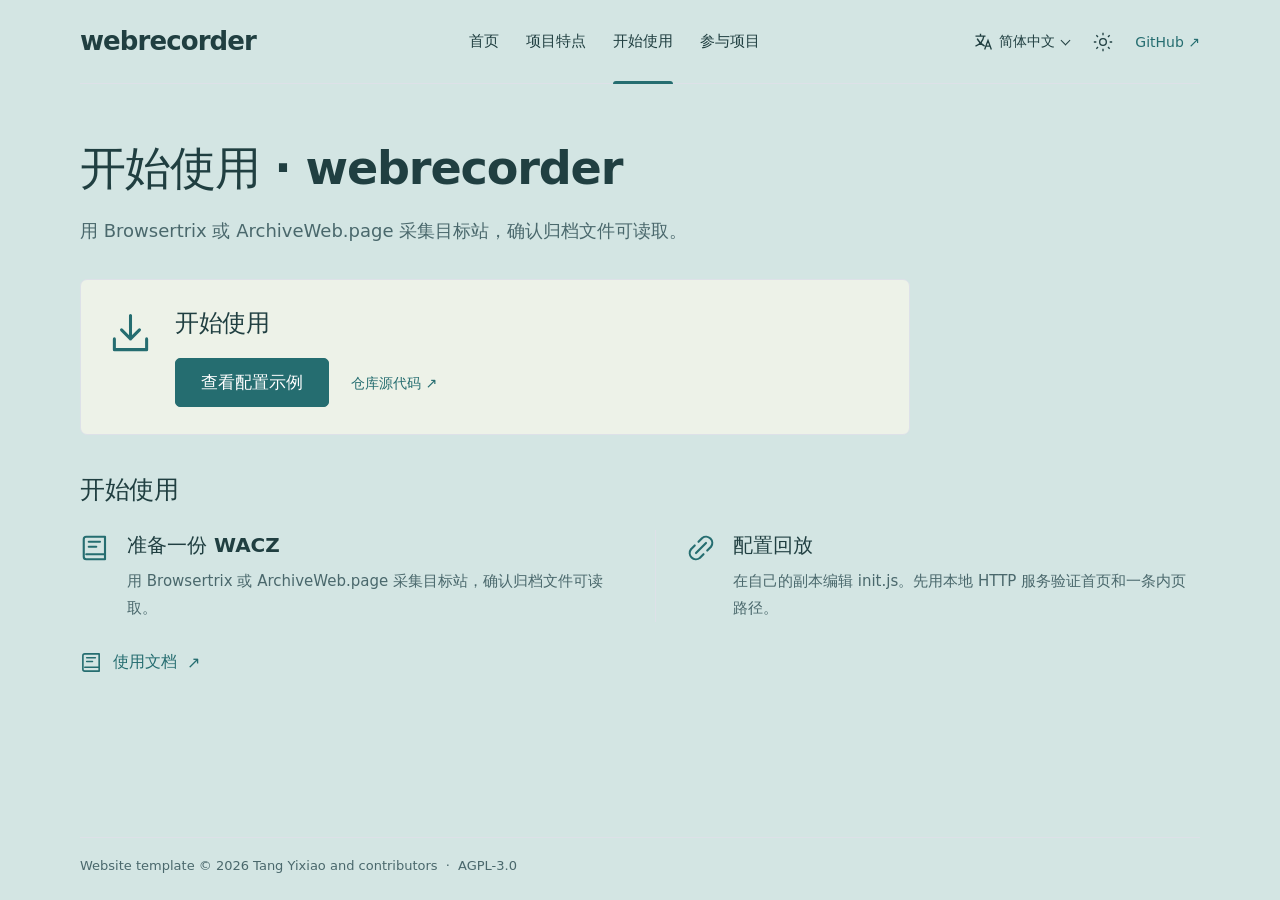
<file: project-website/site/download.html>
<!doctype html>
<html lang="zh-CN" data-locale="zh-CN" data-theme="system" data-default-theme="system" data-site-root="./">
<head>
  <meta charset="utf-8">
  <meta name="viewport" content="width=device-width, initial-scale=1">
  <meta name="generator" content="Project website template">
  <meta name="color-scheme" content="light dark">
  <meta name="description" content="用 Browsertrix 或 ArchiveWeb.page 采集目标站，确认归档文件可读取。">
  <meta name="theme-color" content="#ffffff" media="(prefers-color-scheme: light)">
  <meta name="theme-color" content="#18191b" media="(prefers-color-scheme: dark)">
  <title>开始使用 · webrecorder</title>
  <link rel="alternate" hreflang="zh-CN" href="./download.html"><link rel="alternate" hreflang="en" href="./en/download.html">
  <link rel="icon" href="./favicon.svg" type="image/svg+xml">
  <script src="./theme-init.js"></script>
  <link rel="stylesheet" href="./style.css">
  <script src="./script.js" defer></script>
</head>
<body class="page-download" id="top">
  <a class="skip-link" href="#main">跳转到主要内容</a>
  <header class="site-header wrap">
    <a class="brand" href="./index.html">webrecorder</a>
    <nav class="main-nav" id="main-nav" aria-label="主导航"><a href="./index.html">首页</a><a href="./features.html">项目特点</a><a href="./download.html" aria-current="page">开始使用</a><a href="./community.html">参与项目</a></nav>
    <div class="header-tools">
      <details class="language-picker picker">
        <summary aria-label="选择语言"><svg viewBox="0 0 24 24" fill="none" stroke="currentColor" stroke-width="1.6" aria-hidden="true"><path d="M3 5h12M9 2v3m4 0c-1 6-5 10-10 12m2-9c2 4 5 7 9 9m0 4 4-11 4 11m-6-4h4"/></svg><span class="language-current">简体中文</span></summary>
        <nav class="picker-menu" aria-label="选择语言"><a href="./download.html" lang="zh-CN" hreflang="zh-CN" aria-current="true">简体中文</a><a href="./en/download.html" lang="en" hreflang="en">English</a></nav>
      </details>
      <details class="theme-picker picker" hidden>
        <summary aria-label="选择主题"><svg class="theme-sun" viewBox="0 0 24 24" fill="none" stroke="currentColor" stroke-width="1.6" aria-hidden="true"><circle cx="12" cy="12" r="4"/><path d="M12 1v3m0 16v3M1 12h3m16 0h3M4 4l2 2m12 12 2 2M4 20l2-2M18 6l2-2"/></svg><svg class="theme-moon" viewBox="0 0 24 24" fill="none" stroke="currentColor" stroke-width="1.6" aria-hidden="true"><path d="M20.5 14A9 9 0 0 1 10 3.5 9 9 0 1 0 20.5 14Z"/></svg><span class="theme-current">跟随系统</span></summary>
        <div class="picker-menu"><button type="button" data-theme-choice="light" aria-pressed="false"><svg class="" viewBox="0 0 24 24" fill="none" stroke="currentColor" stroke-width="1.7" stroke-linecap="round" stroke-linejoin="round" aria-hidden="true"><circle cx="12" cy="12" r="4"/><path d="M12 1v3m0 16v3M1 12h3m16 0h3M4 4l2 2m12 12 2 2M4 20l2-2M18 6l2-2"/></svg><span>浅色</span></button><button type="button" data-theme-choice="dark" aria-pressed="false"><svg class="" viewBox="0 0 24 24" fill="none" stroke="currentColor" stroke-width="1.7" stroke-linecap="round" stroke-linejoin="round" aria-hidden="true"><path d="M20.5 14A9 9 0 0 1 10 3.5 9 9 0 1 0 20.5 14Z"/></svg><span>深色</span></button><button type="button" data-theme-choice="system" aria-pressed="false"><svg class="" viewBox="0 0 24 24" fill="none" stroke="currentColor" stroke-width="1.7" stroke-linecap="round" stroke-linejoin="round" aria-hidden="true"><rect x="2" y="3" width="20" height="14" rx="2"/><path d="M12 17v4m-5 0h10"/></svg><span>跟随系统</span></button></div>
      </details>
      <a class="repository-link" href="https://github.com/tangyixiao/webrecorder">GitHub <span aria-hidden="true">↗</span></a>
      <button class="menu-toggle" type="button" aria-label="打开导航" data-open-label="打开导航" data-close-label="关闭导航" aria-expanded="false" aria-controls="main-nav" hidden><svg viewBox="0 0 24 24" fill="none" stroke="currentColor" stroke-width="1.8" aria-hidden="true"><path d="M3 6h18M3 12h18M3 18h18"/></svg></button>
    </div>
  </header>
  <main id="main" class="wrap"><header class="page-heading"><h1>开始使用 · webrecorder</h1><p>用 Browsertrix 或 ArchiveWeb.page 采集目标站，确认归档文件可读取。</p></header><section class="download-panel" aria-labelledby="download-version"><svg class="" viewBox="0 0 24 24" fill="none" stroke="currentColor" stroke-width="1.7" stroke-linecap="round" stroke-linejoin="round" aria-hidden="true"><path d="M12 2v13m-5-5 5 5 5-5M3 15v6h18v-6"/></svg><div><h2 id="download-version">开始使用</h2><div class="download-actions"><a class="button button-primary" href="https://github.com/tangyixiao/webrecorder/blob/main/init.js">查看配置示例</a><a class="release-link" href="https://github.com/tangyixiao/webrecorder">仓库源代码 <span aria-hidden="true">↗</span></a></div></div></section><section class="getting-started" id="instructions"><h2>开始使用</h2><div class="start-steps"><a class="start-step" href="https://github.com/tangyixiao/webrecorder/blob/main/init.js"><span class="step-icon"><svg class="" viewBox="0 0 24 24" fill="none" stroke="currentColor" stroke-width="1.7" stroke-linecap="round" stroke-linejoin="round" aria-hidden="true"><path d="M5 3h15v18H5a2 2 0 0 1-2-2V5a2 2 0 0 1 2-2Zm0 14h15M7 7h9M7 11h6"/></svg></span><span><strong>准备一份 WACZ</strong><span>用 Browsertrix 或 ArchiveWeb.page 采集目标站，确认归档文件可读取。</span></span></a><a class="start-step" href="https://github.com/tangyixiao/webrecorder#readme"><span class="step-icon"><svg class="" viewBox="0 0 24 24" fill="none" stroke="currentColor" stroke-width="1.7" stroke-linecap="round" stroke-linejoin="round" aria-hidden="true"><path d="m10 7 3-3a5 5 0 0 1 7 7l-3 3M14 17l-3 3a5 5 0 0 1-7-7l3-3m1 6 8-8"/></svg></span><span><strong>配置回放</strong><span>在自己的副本编辑 init.js。先用本地 HTTP 服务验证首页和一条内页路径。</span></span></a></div></section><a class="docs-link" href="https://github.com/tangyixiao/webrecorder#readme"><svg class="" viewBox="0 0 24 24" fill="none" stroke="currentColor" stroke-width="1.7" stroke-linecap="round" stroke-linejoin="round" aria-hidden="true"><path d="M5 3h15v18H5a2 2 0 0 1-2-2V5a2 2 0 0 1 2-2Zm0 14h15M7 7h9M7 11h6"/></svg>使用文档 <span aria-hidden="true">↗</span></a></main>
  <footer class="site-footer wrap"><p>Website template © 2026 Tang Yixiao and contributors <span aria-hidden="true">·</span> <a href="https://github.com/tangyixiao/webrecorder/blob/main/LICENSE.md">AGPL-3.0</a></p></footer>
</body>
</html>
</file>
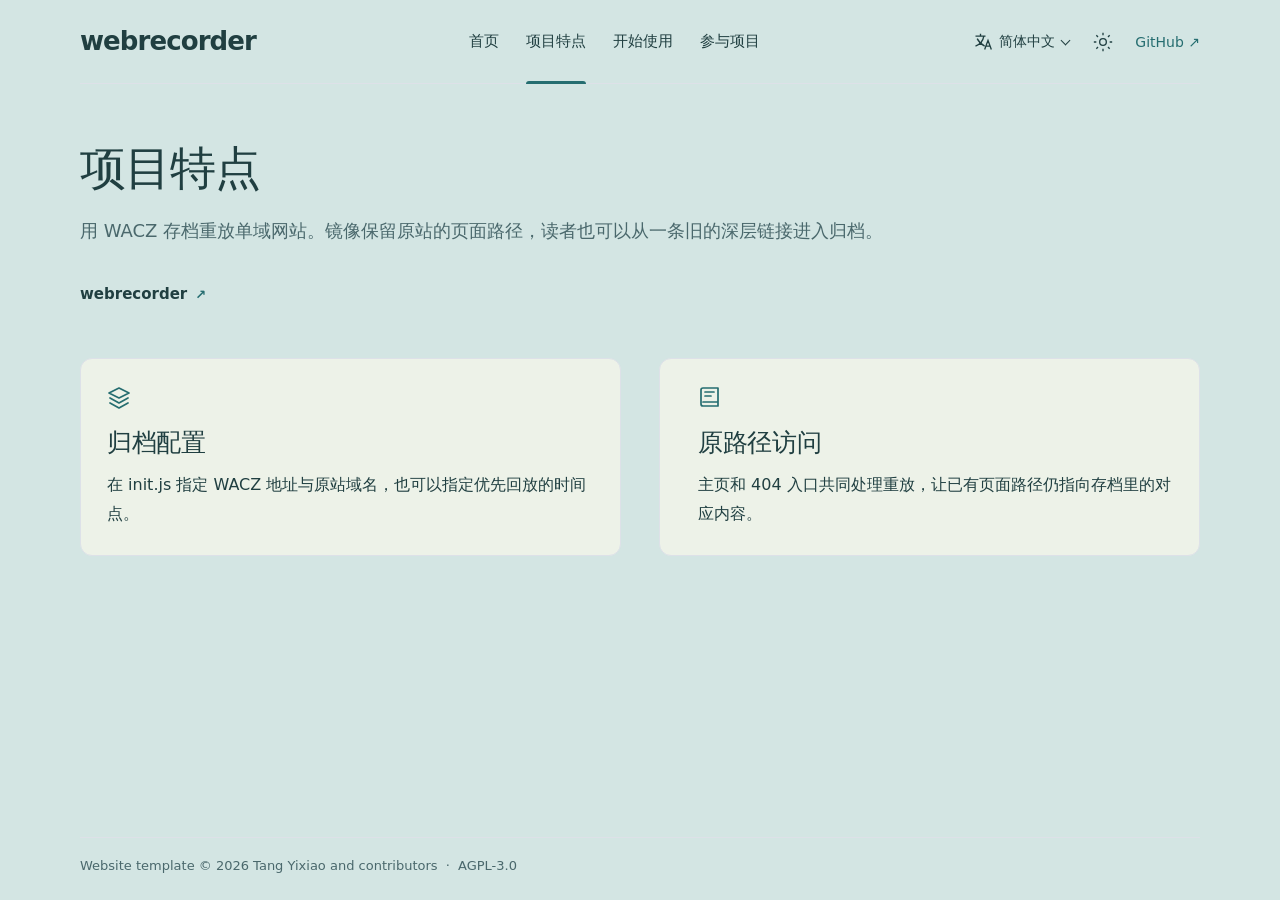
<file: project-website/site/features.html>
<!doctype html>
<html lang="zh-CN" data-locale="zh-CN" data-theme="system" data-default-theme="system" data-site-root="./">
<head>
  <meta charset="utf-8">
  <meta name="viewport" content="width=device-width, initial-scale=1">
  <meta name="generator" content="Project website template">
  <meta name="color-scheme" content="light dark">
  <meta name="description" content="用 WACZ 存档重放单域网站。镜像保留原站的页面路径，读者也可以从一条旧的深层链接进入归档。">
  <meta name="theme-color" content="#ffffff" media="(prefers-color-scheme: light)">
  <meta name="theme-color" content="#18191b" media="(prefers-color-scheme: dark)">
  <title>项目特点 · webrecorder</title>
  <link rel="alternate" hreflang="zh-CN" href="./features.html"><link rel="alternate" hreflang="en" href="./en/features.html">
  <link rel="icon" href="./favicon.svg" type="image/svg+xml">
  <script src="./theme-init.js"></script>
  <link rel="stylesheet" href="./style.css">
  <script src="./script.js" defer></script>
</head>
<body class="page-features" id="top">
  <a class="skip-link" href="#main">跳转到主要内容</a>
  <header class="site-header wrap">
    <a class="brand" href="./index.html">webrecorder</a>
    <nav class="main-nav" id="main-nav" aria-label="主导航"><a href="./index.html">首页</a><a href="./features.html" aria-current="page">项目特点</a><a href="./download.html">开始使用</a><a href="./community.html">参与项目</a></nav>
    <div class="header-tools">
      <details class="language-picker picker">
        <summary aria-label="选择语言"><svg viewBox="0 0 24 24" fill="none" stroke="currentColor" stroke-width="1.6" aria-hidden="true"><path d="M3 5h12M9 2v3m4 0c-1 6-5 10-10 12m2-9c2 4 5 7 9 9m0 4 4-11 4 11m-6-4h4"/></svg><span class="language-current">简体中文</span></summary>
        <nav class="picker-menu" aria-label="选择语言"><a href="./features.html" lang="zh-CN" hreflang="zh-CN" aria-current="true">简体中文</a><a href="./en/features.html" lang="en" hreflang="en">English</a></nav>
      </details>
      <details class="theme-picker picker" hidden>
        <summary aria-label="选择主题"><svg class="theme-sun" viewBox="0 0 24 24" fill="none" stroke="currentColor" stroke-width="1.6" aria-hidden="true"><circle cx="12" cy="12" r="4"/><path d="M12 1v3m0 16v3M1 12h3m16 0h3M4 4l2 2m12 12 2 2M4 20l2-2M18 6l2-2"/></svg><svg class="theme-moon" viewBox="0 0 24 24" fill="none" stroke="currentColor" stroke-width="1.6" aria-hidden="true"><path d="M20.5 14A9 9 0 0 1 10 3.5 9 9 0 1 0 20.5 14Z"/></svg><span class="theme-current">跟随系统</span></summary>
        <div class="picker-menu"><button type="button" data-theme-choice="light" aria-pressed="false"><svg class="" viewBox="0 0 24 24" fill="none" stroke="currentColor" stroke-width="1.7" stroke-linecap="round" stroke-linejoin="round" aria-hidden="true"><circle cx="12" cy="12" r="4"/><path d="M12 1v3m0 16v3M1 12h3m16 0h3M4 4l2 2m12 12 2 2M4 20l2-2M18 6l2-2"/></svg><span>浅色</span></button><button type="button" data-theme-choice="dark" aria-pressed="false"><svg class="" viewBox="0 0 24 24" fill="none" stroke="currentColor" stroke-width="1.7" stroke-linecap="round" stroke-linejoin="round" aria-hidden="true"><path d="M20.5 14A9 9 0 0 1 10 3.5 9 9 0 1 0 20.5 14Z"/></svg><span>深色</span></button><button type="button" data-theme-choice="system" aria-pressed="false"><svg class="" viewBox="0 0 24 24" fill="none" stroke="currentColor" stroke-width="1.7" stroke-linecap="round" stroke-linejoin="round" aria-hidden="true"><rect x="2" y="3" width="20" height="14" rx="2"/><path d="M12 17v4m-5 0h10"/></svg><span>跟随系统</span></button></div>
      </details>
      <a class="repository-link" href="https://github.com/tangyixiao/webrecorder">GitHub <span aria-hidden="true">↗</span></a>
      <button class="menu-toggle" type="button" aria-label="打开导航" data-open-label="打开导航" data-close-label="关闭导航" aria-expanded="false" aria-controls="main-nav" hidden><svg viewBox="0 0 24 24" fill="none" stroke="currentColor" stroke-width="1.8" aria-hidden="true"><path d="M3 6h18M3 12h18M3 18h18"/></svg></button>
    </div>
  </header>
  <main id="main" class="wrap"><header class="page-heading"><h1>项目特点</h1><p>用 WACZ 存档重放单域网站。镜像保留原站的页面路径，读者也可以从一条旧的深层链接进入归档。</p></header><nav class="platforms" aria-label="支持的平台"><a class="platform-link" href="https://tangyixiao.github.io/webrecorder/"><span>webrecorder</span><span class="platform-arrow" aria-hidden="true">↗</span></a></nav><div class="feature-groups"><article class="feature guide-feature"><svg class="" viewBox="0 0 24 24" fill="none" stroke="currentColor" stroke-width="1.7" stroke-linecap="round" stroke-linejoin="round" aria-hidden="true"><path d="m12 3 10 5-10 5L2 8l10-5Zm-9 10 9 5 9-5M3 18l9 5 9-5"/></svg><div class="feature-copy"><h2>归档配置</h2><p>在 init.js 指定 WACZ 地址与原站域名，也可以指定优先回放的时间点。</p></div></article><article class="feature guide-feature"><svg class="" viewBox="0 0 24 24" fill="none" stroke="currentColor" stroke-width="1.7" stroke-linecap="round" stroke-linejoin="round" aria-hidden="true"><path d="M5 3h15v18H5a2 2 0 0 1-2-2V5a2 2 0 0 1 2-2Zm0 14h15M7 7h9M7 11h6"/></svg><div class="feature-copy"><h2>原路径访问</h2><p>主页和 404 入口共同处理重放，让已有页面路径仍指向存档里的对应内容。</p></div></article></div></main>
  <footer class="site-footer wrap"><p>Website template © 2026 Tang Yixiao and contributors <span aria-hidden="true">·</span> <a href="https://github.com/tangyixiao/webrecorder/blob/main/LICENSE.md">AGPL-3.0</a></p></footer>
</body>
</html>
</file>
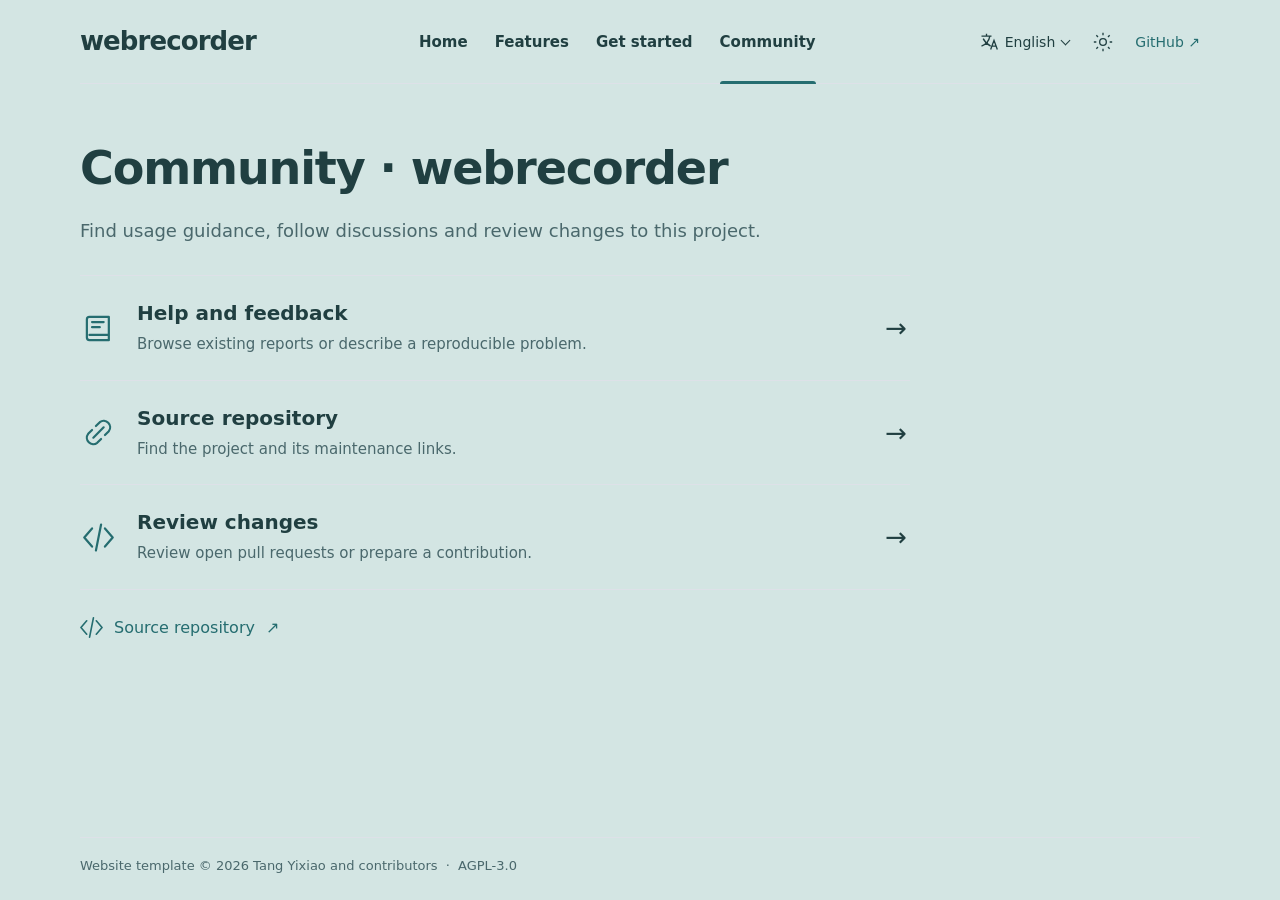
<file: project-website/site/en/community.html>
<!doctype html>
<html lang="en" data-locale="en" data-theme="system" data-default-theme="system" data-site-root="../">
<head>
  <meta charset="utf-8">
  <meta name="viewport" content="width=device-width, initial-scale=1">
  <meta name="generator" content="Project website template">
  <meta name="color-scheme" content="light dark">
  <meta name="description" content="Find usage guidance, follow discussions and review changes to this project.">
  <meta name="theme-color" content="#ffffff" media="(prefers-color-scheme: light)">
  <meta name="theme-color" content="#18191b" media="(prefers-color-scheme: dark)">
  <title>Community · webrecorder</title>
  <link rel="alternate" hreflang="zh-CN" href="../community.html"><link rel="alternate" hreflang="en" href="../en/community.html">
  <link rel="icon" href="../favicon.svg" type="image/svg+xml">
  <script src="../theme-init.js"></script>
  <link rel="stylesheet" href="../style.css">
  <script src="../script.js" defer></script>
</head>
<body class="page-community" id="top">
  <a class="skip-link" href="#main">Skip to main content</a>
  <header class="site-header wrap">
    <a class="brand" href="./index.html">webrecorder</a>
    <nav class="main-nav" id="main-nav" aria-label="Main navigation"><a href="./index.html">Home</a><a href="./features.html">Features</a><a href="./download.html">Get started</a><a href="./community.html" aria-current="page">Community</a></nav>
    <div class="header-tools">
      <details class="language-picker picker">
        <summary aria-label="Choose language"><svg viewBox="0 0 24 24" fill="none" stroke="currentColor" stroke-width="1.6" aria-hidden="true"><path d="M3 5h12M9 2v3m4 0c-1 6-5 10-10 12m2-9c2 4 5 7 9 9m0 4 4-11 4 11m-6-4h4"/></svg><span class="language-current">English</span></summary>
        <nav class="picker-menu" aria-label="Choose language"><a href="../community.html" lang="zh-CN" hreflang="zh-CN">简体中文</a><a href="../en/community.html" lang="en" hreflang="en" aria-current="true">English</a></nav>
      </details>
      <details class="theme-picker picker" hidden>
        <summary aria-label="Choose theme"><svg class="theme-sun" viewBox="0 0 24 24" fill="none" stroke="currentColor" stroke-width="1.6" aria-hidden="true"><circle cx="12" cy="12" r="4"/><path d="M12 1v3m0 16v3M1 12h3m16 0h3M4 4l2 2m12 12 2 2M4 20l2-2M18 6l2-2"/></svg><svg class="theme-moon" viewBox="0 0 24 24" fill="none" stroke="currentColor" stroke-width="1.6" aria-hidden="true"><path d="M20.5 14A9 9 0 0 1 10 3.5 9 9 0 1 0 20.5 14Z"/></svg><span class="theme-current">System</span></summary>
        <div class="picker-menu"><button type="button" data-theme-choice="light" aria-pressed="false"><svg class="" viewBox="0 0 24 24" fill="none" stroke="currentColor" stroke-width="1.7" stroke-linecap="round" stroke-linejoin="round" aria-hidden="true"><circle cx="12" cy="12" r="4"/><path d="M12 1v3m0 16v3M1 12h3m16 0h3M4 4l2 2m12 12 2 2M4 20l2-2M18 6l2-2"/></svg><span>Light</span></button><button type="button" data-theme-choice="dark" aria-pressed="false"><svg class="" viewBox="0 0 24 24" fill="none" stroke="currentColor" stroke-width="1.7" stroke-linecap="round" stroke-linejoin="round" aria-hidden="true"><path d="M20.5 14A9 9 0 0 1 10 3.5 9 9 0 1 0 20.5 14Z"/></svg><span>Dark</span></button><button type="button" data-theme-choice="system" aria-pressed="false"><svg class="" viewBox="0 0 24 24" fill="none" stroke="currentColor" stroke-width="1.7" stroke-linecap="round" stroke-linejoin="round" aria-hidden="true"><rect x="2" y="3" width="20" height="14" rx="2"/><path d="M12 17v4m-5 0h10"/></svg><span>System</span></button></div>
      </details>
      <a class="repository-link" href="https://github.com/tangyixiao/webrecorder">GitHub <span aria-hidden="true">↗</span></a>
      <button class="menu-toggle" type="button" aria-label="Open navigation" data-open-label="Open navigation" data-close-label="Close navigation" aria-expanded="false" aria-controls="main-nav" hidden><svg viewBox="0 0 24 24" fill="none" stroke="currentColor" stroke-width="1.8" aria-hidden="true"><path d="M3 6h18M3 12h18M3 18h18"/></svg></button>
    </div>
  </header>
  <main id="main" class="wrap"><header class="page-heading"><h1>Community · webrecorder</h1><p>Find usage guidance, follow discussions and review changes to this project.</p></header><div class="community-rows"><a class="community-row" href="https://github.com/tangyixiao/webrecorder/issues"><svg class="" viewBox="0 0 24 24" fill="none" stroke="currentColor" stroke-width="1.7" stroke-linecap="round" stroke-linejoin="round" aria-hidden="true"><path d="M5 3h15v18H5a2 2 0 0 1-2-2V5a2 2 0 0 1 2-2Zm0 14h15M7 7h9M7 11h6"/></svg><span class="row-copy"><strong>Help and feedback</strong><span>Browse existing reports or describe a reproducible problem.</span></span><span class="arrow" aria-hidden="true">→</span></a><a class="community-row" href="https://github.com/tangyixiao/webrecorder"><svg class="" viewBox="0 0 24 24" fill="none" stroke="currentColor" stroke-width="1.7" stroke-linecap="round" stroke-linejoin="round" aria-hidden="true"><path d="m10 7 3-3a5 5 0 0 1 7 7l-3 3M14 17l-3 3a5 5 0 0 1-7-7l3-3m1 6 8-8"/></svg><span class="row-copy"><strong>Source repository</strong><span>Find the project and its maintenance links.</span></span><span class="arrow" aria-hidden="true">→</span></a><a class="community-row" href="https://github.com/tangyixiao/webrecorder/pulls"><svg class="" viewBox="0 0 24 24" fill="none" stroke="currentColor" stroke-width="1.7" stroke-linecap="round" stroke-linejoin="round" aria-hidden="true"><path d="m7 5-6 7 6 7M17 5l6 7-6 7M14 2l-4 20"/></svg><span class="row-copy"><strong>Review changes</strong><span>Review open pull requests or prepare a contribution.</span></span><span class="arrow" aria-hidden="true">→</span></a></div><a class="source-link" href="https://github.com/tangyixiao/webrecorder"><svg class="" viewBox="0 0 24 24" fill="none" stroke="currentColor" stroke-width="1.7" stroke-linecap="round" stroke-linejoin="round" aria-hidden="true"><path d="m7 5-6 7 6 7M17 5l6 7-6 7M14 2l-4 20"/></svg>Source repository <span aria-hidden="true">↗</span></a></main>
  <footer class="site-footer wrap"><p>Website template © 2026 Tang Yixiao and contributors <span aria-hidden="true">·</span> <a href="https://github.com/tangyixiao/webrecorder/blob/main/LICENSE.md">AGPL-3.0</a></p></footer>
</body>
</html>
</file>
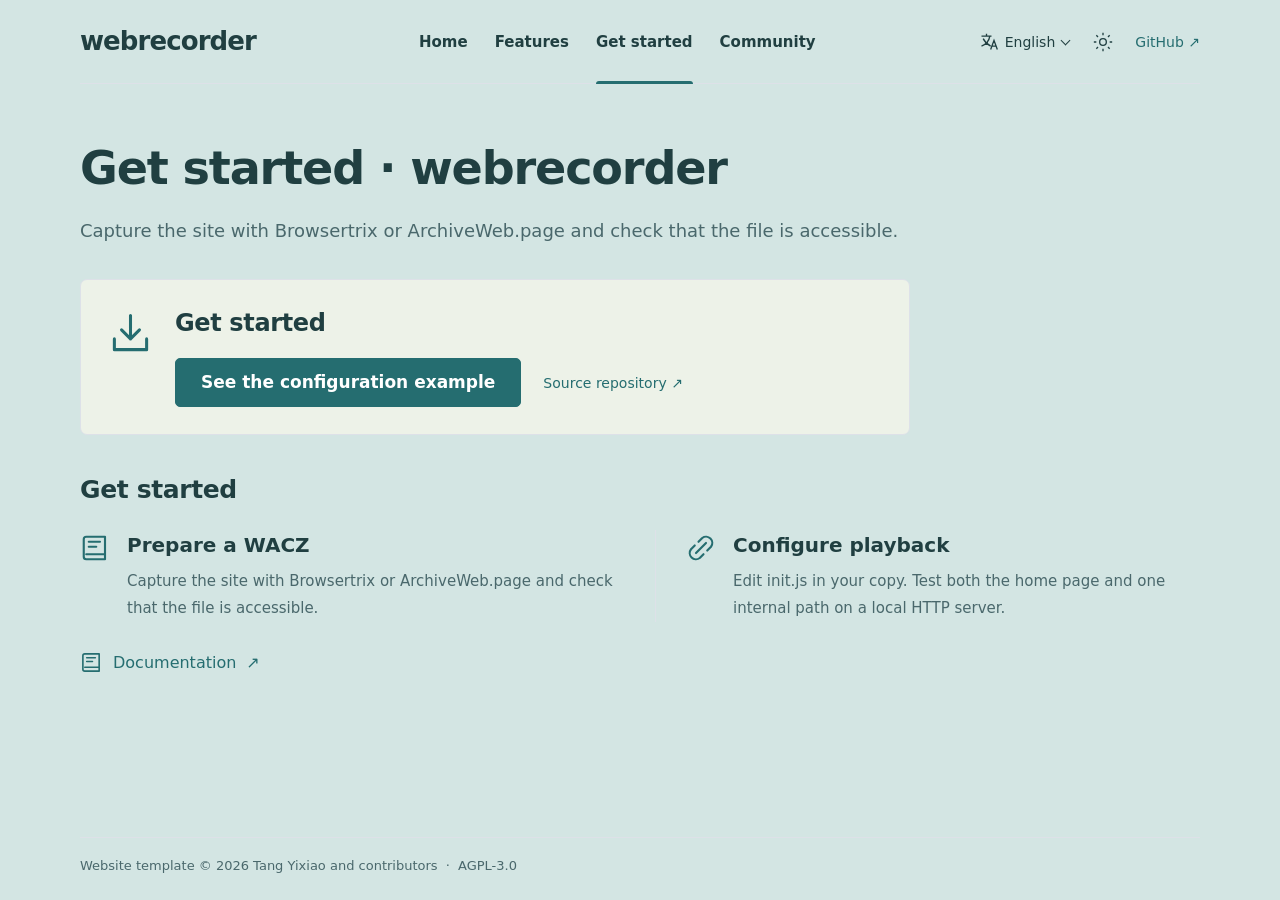
<file: project-website/site/en/download.html>
<!doctype html>
<html lang="en" data-locale="en" data-theme="system" data-default-theme="system" data-site-root="../">
<head>
  <meta charset="utf-8">
  <meta name="viewport" content="width=device-width, initial-scale=1">
  <meta name="generator" content="Project website template">
  <meta name="color-scheme" content="light dark">
  <meta name="description" content="Capture the site with Browsertrix or ArchiveWeb.page and check that the file is accessible.">
  <meta name="theme-color" content="#ffffff" media="(prefers-color-scheme: light)">
  <meta name="theme-color" content="#18191b" media="(prefers-color-scheme: dark)">
  <title>Get started · webrecorder</title>
  <link rel="alternate" hreflang="zh-CN" href="../download.html"><link rel="alternate" hreflang="en" href="../en/download.html">
  <link rel="icon" href="../favicon.svg" type="image/svg+xml">
  <script src="../theme-init.js"></script>
  <link rel="stylesheet" href="../style.css">
  <script src="../script.js" defer></script>
</head>
<body class="page-download" id="top">
  <a class="skip-link" href="#main">Skip to main content</a>
  <header class="site-header wrap">
    <a class="brand" href="./index.html">webrecorder</a>
    <nav class="main-nav" id="main-nav" aria-label="Main navigation"><a href="./index.html">Home</a><a href="./features.html">Features</a><a href="./download.html" aria-current="page">Get started</a><a href="./community.html">Community</a></nav>
    <div class="header-tools">
      <details class="language-picker picker">
        <summary aria-label="Choose language"><svg viewBox="0 0 24 24" fill="none" stroke="currentColor" stroke-width="1.6" aria-hidden="true"><path d="M3 5h12M9 2v3m4 0c-1 6-5 10-10 12m2-9c2 4 5 7 9 9m0 4 4-11 4 11m-6-4h4"/></svg><span class="language-current">English</span></summary>
        <nav class="picker-menu" aria-label="Choose language"><a href="../download.html" lang="zh-CN" hreflang="zh-CN">简体中文</a><a href="../en/download.html" lang="en" hreflang="en" aria-current="true">English</a></nav>
      </details>
      <details class="theme-picker picker" hidden>
        <summary aria-label="Choose theme"><svg class="theme-sun" viewBox="0 0 24 24" fill="none" stroke="currentColor" stroke-width="1.6" aria-hidden="true"><circle cx="12" cy="12" r="4"/><path d="M12 1v3m0 16v3M1 12h3m16 0h3M4 4l2 2m12 12 2 2M4 20l2-2M18 6l2-2"/></svg><svg class="theme-moon" viewBox="0 0 24 24" fill="none" stroke="currentColor" stroke-width="1.6" aria-hidden="true"><path d="M20.5 14A9 9 0 0 1 10 3.5 9 9 0 1 0 20.5 14Z"/></svg><span class="theme-current">System</span></summary>
        <div class="picker-menu"><button type="button" data-theme-choice="light" aria-pressed="false"><svg class="" viewBox="0 0 24 24" fill="none" stroke="currentColor" stroke-width="1.7" stroke-linecap="round" stroke-linejoin="round" aria-hidden="true"><circle cx="12" cy="12" r="4"/><path d="M12 1v3m0 16v3M1 12h3m16 0h3M4 4l2 2m12 12 2 2M4 20l2-2M18 6l2-2"/></svg><span>Light</span></button><button type="button" data-theme-choice="dark" aria-pressed="false"><svg class="" viewBox="0 0 24 24" fill="none" stroke="currentColor" stroke-width="1.7" stroke-linecap="round" stroke-linejoin="round" aria-hidden="true"><path d="M20.5 14A9 9 0 0 1 10 3.5 9 9 0 1 0 20.5 14Z"/></svg><span>Dark</span></button><button type="button" data-theme-choice="system" aria-pressed="false"><svg class="" viewBox="0 0 24 24" fill="none" stroke="currentColor" stroke-width="1.7" stroke-linecap="round" stroke-linejoin="round" aria-hidden="true"><rect x="2" y="3" width="20" height="14" rx="2"/><path d="M12 17v4m-5 0h10"/></svg><span>System</span></button></div>
      </details>
      <a class="repository-link" href="https://github.com/tangyixiao/webrecorder">GitHub <span aria-hidden="true">↗</span></a>
      <button class="menu-toggle" type="button" aria-label="Open navigation" data-open-label="Open navigation" data-close-label="Close navigation" aria-expanded="false" aria-controls="main-nav" hidden><svg viewBox="0 0 24 24" fill="none" stroke="currentColor" stroke-width="1.8" aria-hidden="true"><path d="M3 6h18M3 12h18M3 18h18"/></svg></button>
    </div>
  </header>
  <main id="main" class="wrap"><header class="page-heading"><h1>Get started · webrecorder</h1><p>Capture the site with Browsertrix or ArchiveWeb.page and check that the file is accessible.</p></header><section class="download-panel" aria-labelledby="download-version"><svg class="" viewBox="0 0 24 24" fill="none" stroke="currentColor" stroke-width="1.7" stroke-linecap="round" stroke-linejoin="round" aria-hidden="true"><path d="M12 2v13m-5-5 5 5 5-5M3 15v6h18v-6"/></svg><div><h2 id="download-version">Get started</h2><div class="download-actions"><a class="button button-primary" href="https://github.com/tangyixiao/webrecorder/blob/main/init.js">See the configuration example</a><a class="release-link" href="https://github.com/tangyixiao/webrecorder">Source repository <span aria-hidden="true">↗</span></a></div></div></section><section class="getting-started" id="instructions"><h2>Get started</h2><div class="start-steps"><a class="start-step" href="https://github.com/tangyixiao/webrecorder/blob/main/init.js"><span class="step-icon"><svg class="" viewBox="0 0 24 24" fill="none" stroke="currentColor" stroke-width="1.7" stroke-linecap="round" stroke-linejoin="round" aria-hidden="true"><path d="M5 3h15v18H5a2 2 0 0 1-2-2V5a2 2 0 0 1 2-2Zm0 14h15M7 7h9M7 11h6"/></svg></span><span><strong>Prepare a WACZ</strong><span>Capture the site with Browsertrix or ArchiveWeb.page and check that the file is accessible.</span></span></a><a class="start-step" href="https://github.com/tangyixiao/webrecorder#readme"><span class="step-icon"><svg class="" viewBox="0 0 24 24" fill="none" stroke="currentColor" stroke-width="1.7" stroke-linecap="round" stroke-linejoin="round" aria-hidden="true"><path d="m10 7 3-3a5 5 0 0 1 7 7l-3 3M14 17l-3 3a5 5 0 0 1-7-7l3-3m1 6 8-8"/></svg></span><span><strong>Configure playback</strong><span>Edit init.js in your copy. Test both the home page and one internal path on a local HTTP server.</span></span></a></div></section><a class="docs-link" href="https://github.com/tangyixiao/webrecorder#readme"><svg class="" viewBox="0 0 24 24" fill="none" stroke="currentColor" stroke-width="1.7" stroke-linecap="round" stroke-linejoin="round" aria-hidden="true"><path d="M5 3h15v18H5a2 2 0 0 1-2-2V5a2 2 0 0 1 2-2Zm0 14h15M7 7h9M7 11h6"/></svg>Documentation <span aria-hidden="true">↗</span></a></main>
  <footer class="site-footer wrap"><p>Website template © 2026 Tang Yixiao and contributors <span aria-hidden="true">·</span> <a href="https://github.com/tangyixiao/webrecorder/blob/main/LICENSE.md">AGPL-3.0</a></p></footer>
</body>
</html>
</file>
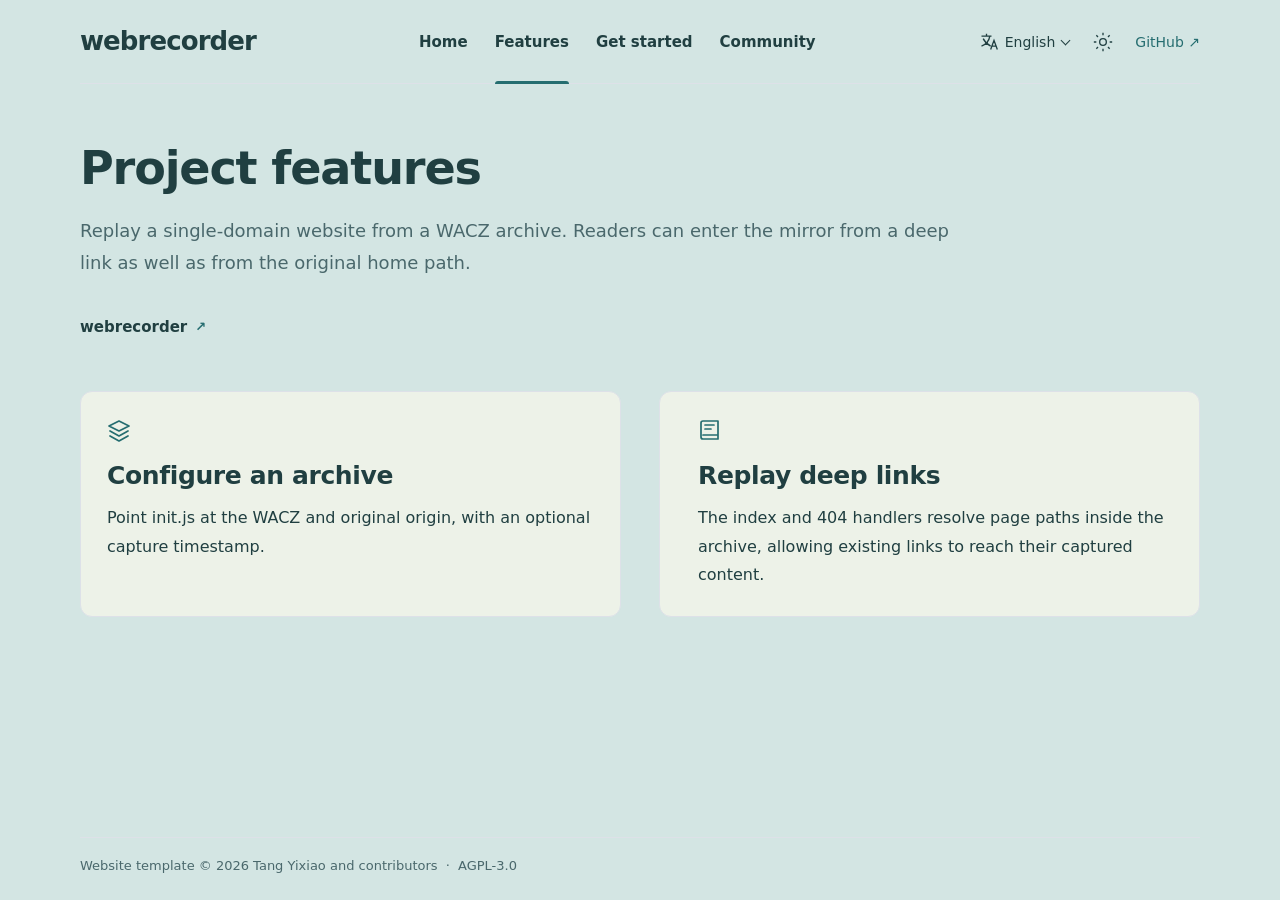
<file: project-website/site/en/features.html>
<!doctype html>
<html lang="en" data-locale="en" data-theme="system" data-default-theme="system" data-site-root="../">
<head>
  <meta charset="utf-8">
  <meta name="viewport" content="width=device-width, initial-scale=1">
  <meta name="generator" content="Project website template">
  <meta name="color-scheme" content="light dark">
  <meta name="description" content="Replay a single-domain website from a WACZ archive. Readers can enter the mirror from a deep link as well as from the original home path.">
  <meta name="theme-color" content="#ffffff" media="(prefers-color-scheme: light)">
  <meta name="theme-color" content="#18191b" media="(prefers-color-scheme: dark)">
  <title>Features · webrecorder</title>
  <link rel="alternate" hreflang="zh-CN" href="../features.html"><link rel="alternate" hreflang="en" href="../en/features.html">
  <link rel="icon" href="../favicon.svg" type="image/svg+xml">
  <script src="../theme-init.js"></script>
  <link rel="stylesheet" href="../style.css">
  <script src="../script.js" defer></script>
</head>
<body class="page-features" id="top">
  <a class="skip-link" href="#main">Skip to main content</a>
  <header class="site-header wrap">
    <a class="brand" href="./index.html">webrecorder</a>
    <nav class="main-nav" id="main-nav" aria-label="Main navigation"><a href="./index.html">Home</a><a href="./features.html" aria-current="page">Features</a><a href="./download.html">Get started</a><a href="./community.html">Community</a></nav>
    <div class="header-tools">
      <details class="language-picker picker">
        <summary aria-label="Choose language"><svg viewBox="0 0 24 24" fill="none" stroke="currentColor" stroke-width="1.6" aria-hidden="true"><path d="M3 5h12M9 2v3m4 0c-1 6-5 10-10 12m2-9c2 4 5 7 9 9m0 4 4-11 4 11m-6-4h4"/></svg><span class="language-current">English</span></summary>
        <nav class="picker-menu" aria-label="Choose language"><a href="../features.html" lang="zh-CN" hreflang="zh-CN">简体中文</a><a href="../en/features.html" lang="en" hreflang="en" aria-current="true">English</a></nav>
      </details>
      <details class="theme-picker picker" hidden>
        <summary aria-label="Choose theme"><svg class="theme-sun" viewBox="0 0 24 24" fill="none" stroke="currentColor" stroke-width="1.6" aria-hidden="true"><circle cx="12" cy="12" r="4"/><path d="M12 1v3m0 16v3M1 12h3m16 0h3M4 4l2 2m12 12 2 2M4 20l2-2M18 6l2-2"/></svg><svg class="theme-moon" viewBox="0 0 24 24" fill="none" stroke="currentColor" stroke-width="1.6" aria-hidden="true"><path d="M20.5 14A9 9 0 0 1 10 3.5 9 9 0 1 0 20.5 14Z"/></svg><span class="theme-current">System</span></summary>
        <div class="picker-menu"><button type="button" data-theme-choice="light" aria-pressed="false"><svg class="" viewBox="0 0 24 24" fill="none" stroke="currentColor" stroke-width="1.7" stroke-linecap="round" stroke-linejoin="round" aria-hidden="true"><circle cx="12" cy="12" r="4"/><path d="M12 1v3m0 16v3M1 12h3m16 0h3M4 4l2 2m12 12 2 2M4 20l2-2M18 6l2-2"/></svg><span>Light</span></button><button type="button" data-theme-choice="dark" aria-pressed="false"><svg class="" viewBox="0 0 24 24" fill="none" stroke="currentColor" stroke-width="1.7" stroke-linecap="round" stroke-linejoin="round" aria-hidden="true"><path d="M20.5 14A9 9 0 0 1 10 3.5 9 9 0 1 0 20.5 14Z"/></svg><span>Dark</span></button><button type="button" data-theme-choice="system" aria-pressed="false"><svg class="" viewBox="0 0 24 24" fill="none" stroke="currentColor" stroke-width="1.7" stroke-linecap="round" stroke-linejoin="round" aria-hidden="true"><rect x="2" y="3" width="20" height="14" rx="2"/><path d="M12 17v4m-5 0h10"/></svg><span>System</span></button></div>
      </details>
      <a class="repository-link" href="https://github.com/tangyixiao/webrecorder">GitHub <span aria-hidden="true">↗</span></a>
      <button class="menu-toggle" type="button" aria-label="Open navigation" data-open-label="Open navigation" data-close-label="Close navigation" aria-expanded="false" aria-controls="main-nav" hidden><svg viewBox="0 0 24 24" fill="none" stroke="currentColor" stroke-width="1.8" aria-hidden="true"><path d="M3 6h18M3 12h18M3 18h18"/></svg></button>
    </div>
  </header>
  <main id="main" class="wrap"><header class="page-heading"><h1>Project features</h1><p>Replay a single-domain website from a WACZ archive. Readers can enter the mirror from a deep link as well as from the original home path.</p></header><nav class="platforms" aria-label="Supported platforms"><a class="platform-link" href="https://tangyixiao.github.io/webrecorder/"><span>webrecorder</span><span class="platform-arrow" aria-hidden="true">↗</span></a></nav><div class="feature-groups"><article class="feature guide-feature"><svg class="" viewBox="0 0 24 24" fill="none" stroke="currentColor" stroke-width="1.7" stroke-linecap="round" stroke-linejoin="round" aria-hidden="true"><path d="m12 3 10 5-10 5L2 8l10-5Zm-9 10 9 5 9-5M3 18l9 5 9-5"/></svg><div class="feature-copy"><h2>Configure an archive</h2><p>Point init.js at the WACZ and original origin, with an optional capture timestamp.</p></div></article><article class="feature guide-feature"><svg class="" viewBox="0 0 24 24" fill="none" stroke="currentColor" stroke-width="1.7" stroke-linecap="round" stroke-linejoin="round" aria-hidden="true"><path d="M5 3h15v18H5a2 2 0 0 1-2-2V5a2 2 0 0 1 2-2Zm0 14h15M7 7h9M7 11h6"/></svg><div class="feature-copy"><h2>Replay deep links</h2><p>The index and 404 handlers resolve page paths inside the archive, allowing existing links to reach their captured content.</p></div></article></div></main>
  <footer class="site-footer wrap"><p>Website template © 2026 Tang Yixiao and contributors <span aria-hidden="true">·</span> <a href="https://github.com/tangyixiao/webrecorder/blob/main/LICENSE.md">AGPL-3.0</a></p></footer>
</body>
</html>
</file>
<file: assets/fonts/fonts.css>
@font-face {
  font-family: 'Geist';
  font-style: normal;
  font-weight: 400;
  font-display: swap;
  src: url(c2bef016fb9b4bcd.woff2) format('truetype');
}
@font-face {
  font-family: 'Geist';
  font-style: normal;
  font-weight: 500;
  font-display: swap;
  src: url(541119bccb21575e.woff2) format('truetype');
}
@font-face {
  font-family: 'Geist';
  font-style: normal;
  font-weight: 600;
  font-display: swap;
  src: url(011cb50bc76b8e25.woff2) format('truetype');
}
@font-face {
  font-family: 'Geist';
  font-style: normal;
  font-weight: 700;
  font-display: swap;
  src: url(e374eee52bb36e03.woff2) format('truetype');
}
@font-face {
  font-family: 'Geist Mono';
  font-style: normal;
  font-weight: 400;
  font-display: swap;
  src: url(706d7515d64b1e19.woff2) format('truetype');
}
@font-face {
  font-family: 'Geist Mono';
  font-style: normal;
  font-weight: 500;
  font-display: swap;
  src: url(e858776f9ad0d058.woff2) format('truetype');
}
</file>
<file: assets/fonts/display.css>
@font-face {
  font-family: 'Space Grotesk';
  font-style: normal;
  font-weight: 400;
  font-display: swap;
  src: url(0dfc29fde7d95ca6.woff2) format('truetype');
}
@font-face {
  font-family: 'Space Grotesk';
  font-style: normal;
  font-weight: 600;
  font-display: swap;
  src: url(d03f1389be8c7cea.woff2) format('truetype');
}
</file>
<file: assets/site.css>
/* Shared accessibility and reading primitives. Project compositions are separate. */
*{box-sizing:border-box}html{scroll-behavior:smooth;scroll-padding-top:90px}body{margin:0;background:var(--bg);color:var(--ink);font:400 16px/1.75 var(--font-body);-webkit-font-smoothing:antialiased}a{color:inherit;text-decoration-thickness:1px;text-underline-offset:5px}button,input{font:inherit}button,a{-webkit-tap-highlight-color:transparent}button{cursor:pointer}button:focus-visible,a:focus-visible,input:focus-visible{outline:3px solid var(--accent);outline-offset:4px}img{display:block;max-width:100%;height:auto}p{margin:0 0 1em}h1,h2,h3{line-height:1.18;font-weight:500;margin:0;text-wrap:balance}h1,h2{font-family:var(--font-display)}h1{letter-spacing:-.055em}h2{font-size:clamp(30px,4vw,54px);letter-spacing:-.035em}h3{font-size:21px}ul{padding-left:1.2em}.wrap{max-width:1440px;margin:auto;padding:0 64px}.eyebrow{font:500 12px/1.5 var(--font-mono);letter-spacing:.12em;text-transform:uppercase;color:var(--accent)}.lede{font-size:clamp(17px,1.7vw,22px);line-height:1.75;color:var(--muted);max-width:42em}.kicker{display:inline-flex;gap:12px;align-items:center;font:500 12px/1.6 var(--font-mono);letter-spacing:.06em}.kicker:before{content:"";width:7px;height:7px;border-radius:50%;background:var(--accent)}.btn{display:inline-flex;justify-content:center;align-items:center;gap:14px;min-height:48px;padding:12px 24px;border:1px solid var(--accent);background:var(--accent);color:var(--accent-ink);text-decoration:none;border-radius:4px;font:500 14px/1.5 var(--font-body);transition:transform .18s,filter .18s}.btn:hover{transform:translateY(-2px);filter:brightness(1.08)}.btn:active{transform:translateY(1px)}.btn.secondary{background:transparent;color:var(--ink);border-color:var(--line)}.actions{display:flex;flex-wrap:wrap;align-items:center;gap:14px;margin-top:32px}.text-link{font-size:14px;color:var(--muted)}.section{padding:100px 0}.section-heading{display:flex;align-items:baseline;gap:32px;justify-content:space-between;margin-bottom:48px}.section-heading p{max-width:34em;color:var(--muted);margin:0}.top-rule{border-top:1px solid var(--line)}.section-number{font:12px var(--font-mono);color:var(--accent);margin-bottom:20px}.status-note{color:var(--muted);max-width:65em;font-size:14px}.caps{list-style:none;padding:0;margin:0}.caps li{padding:26px 0;border-top:1px solid var(--line)}.caps h3{margin-bottom:12px}.caps p{color:var(--muted);margin:0;font-size:15px}.source-area{min-width:0}.source-link{font:12px/1.6 var(--font-mono);color:var(--muted);display:block;margin:0 0 14px;overflow-wrap:anywhere}.source-area>.docs-code{margin-top:0}.code-layout{display:grid;grid-template-columns:minmax(0,1fr) minmax(0,1.2fr);gap:80px;align-items:start}.site-footer{padding:56px 0 30px;border-top:1px solid var(--line)}.footer-top{display:flex;gap:40px;justify-content:space-between;align-items:center;margin-bottom:42px}.footer-name{font-family:var(--font-display);font-size:30px;letter-spacing:-.025em}.footer-links{display:flex;gap:24px;flex-wrap:wrap;font-size:13px;color:var(--muted)}.footer-bottom{font:11px/1.8 var(--font-mono);display:flex;justify-content:space-between;gap:24px;color:var(--muted)}.footer-bottom details{max-width:65%}.footer-bottom summary{cursor:pointer}.footer-bottom ul{padding-left:18px}.footer-bottom a{overflow-wrap:anywhere}
/* One functional navigation shell; the projects keep their own typography and art. */
.site-nav{position:sticky;top:0;z-index:60;height:76px;background:var(--bg);border-bottom:1px solid var(--line)}.nav-inner{height:100%;display:flex;align-items:center;gap:32px}.site-brand{font:600 17px/1.3 var(--font-body);letter-spacing:-.02em;text-decoration:none;max-width:38%;overflow-wrap:anywhere}.site-links{margin-left:auto;display:flex;gap:28px;align-items:center}.site-links a{font-size:13px;text-decoration:none;position:relative}.site-links a:after{content:"";position:absolute;bottom:-6px;left:0;width:0;height:1px;background:currentColor;transition:width .2s}.site-links a:hover:after{width:100%}.nav-controls{display:flex;align-items:center;gap:12px}.nav-cta{min-height:38px;padding:9px 17px;font-size:12px}.site-theme,.site-menu-toggle{height:40px;width:40px;display:grid;place-items:center;color:var(--ink);border:1px solid var(--line);background:transparent;border-radius:50%;padding:0}.site-theme:hover,.site-menu-toggle:hover{background:var(--surface)}.site-menu-toggle{display:none;border-radius:4px}.skip-link{position:absolute;left:-9999px;top:8px;background:var(--bg);padding:12px;z-index:90}.skip-link:focus{left:20px}.site-drawer{display:none}.site-nav.is-open .site-drawer{display:flex}.site-drawer{position:fixed;inset:76px 0 0;background:var(--bg);padding:48px 24px;flex-direction:column;gap:24px;font-size:26px}.site-drawer a{text-decoration:none}.site-drawer .drawer-note{font-size:14px;color:var(--muted);margin-top:auto}.site-drawer[hidden]{display:none!important}
/* Atlas — a copper and parchment historical folio. */
.atlas-hero{position:relative;padding:52px 0 70px;overflow:hidden}.atlas-dateline{display:flex;justify-content:space-between;border-block:1px solid var(--line);padding:12px 0;font:12px var(--font-mono);letter-spacing:.15em}.atlas-title{font-size:clamp(72px,12vw,176px);letter-spacing:.02em;text-align:center;margin:44px 0 14px;font-family:var(--font-display);font-weight:400}.atlas-subtitle{font:italic clamp(16px,2vw,26px) var(--font-display);text-align:center;color:var(--muted);margin-bottom:38px}.atlas-grid{display:grid;grid-template-columns:minmax(0,1fr) minmax(0,1.65fr);gap:72px;align-items:center}.atlas-grid .project-3d{min-height:480px}.atlas-copy{border-left:3px solid var(--accent);padding-left:30px}.atlas-copy h2{font-size:36px;margin:14px 0 24px}.atlas-flags{display:grid;grid-template-columns:repeat(4,1fr);gap:24px;border-block:1px solid var(--line);padding:40px 0}.atlas-flags a{display:flex;align-items:center;justify-content:center;min-height:100px}.atlas-flags img{max-height:140px;object-fit:contain}.atlas-margins{display:grid;grid-template-columns:180px minmax(0,1fr) minmax(0,1fr);gap:50px}.atlas-margins .caps li:first-child{border-top:0;padding-top:0}
/* Editorial — an actual reading room, with a red pencil interaction. */
.editorial-hero{padding:80px 0 60px}.editorial-masthead{display:flex;justify-content:space-between;gap:30px;border-bottom:3px double var(--line);padding-bottom:16px;font:12px var(--font-mono);letter-spacing:.08em}.editorial-columns{display:grid;grid-template-columns:minmax(0,1.25fr) minmax(0,.75fr);gap:90px;margin-top:58px}.editorial-title{font-size:clamp(58px,7.3vw,112px);font-weight:400;letter-spacing:-.035em}.editorial-title em{font-weight:400;color:var(--accent)}.editorial-intro{margin-top:36px;max-width:34em}.editorial-side{border-left:1px solid var(--line);padding-left:40px}.editorial-side .project-3d{min-height:380px}.editorial-note{font:italic 18px/1.8 var(--font-display);color:var(--muted);margin-top:24px}.proof-sheet{border:1px solid var(--line);padding:48px;background:var(--surface);position:relative}.proof-sheet:before{content:"01 / EDIT";font:11px var(--font-mono);color:var(--accent);display:block;margin-bottom:28px}.proof-sentence{font:400 clamp(24px,3vw,42px)/1.8 var(--font-display);letter-spacing:-.01em;margin-bottom:24px}.proof-sentence del{text-decoration-color:var(--accent);text-decoration-thickness:2px;color:var(--muted)}.proof-sentence ins{text-decoration:none;color:var(--accent);border-bottom:2px solid var(--accent)}.proof-sheet button{background:transparent;border:0;border-bottom:1px solid var(--accent);color:var(--accent);padding:6px 0;font-size:13px}.editorial-content{display:grid;grid-template-columns:minmax(0,1fr) minmax(0,1fr);gap:90px}.editorial-content .caps{counter-reset:entry}.editorial-content .caps li{counter-increment:entry;position:relative;padding-left:48px}.editorial-content .caps li:before{content:"0" counter(entry);position:absolute;left:0;top:28px;font:12px var(--font-mono);color:var(--accent)}
/* Academic folio — paper, typography and a genuine template preview. */
.folio-hero{padding:70px 0}.folio-topline{display:flex;gap:40px;align-items:center}.folio-seal{height:72px;width:72px;border:1px solid var(--accent);border-radius:50%;display:grid;place-items:center;font-family:var(--font-display);font-size:30px;color:var(--accent)}.folio-grid{display:grid;grid-template-columns:minmax(0,.92fr) minmax(0,1.08fr);gap:70px;align-items:center;margin-top:42px}.folio-title{font-size:clamp(56px,7vw,100px);font-family:var(--font-display);font-weight:400;letter-spacing:.005em}.folio-preview{padding:28px;background:var(--accent);box-shadow:18px 18px 0 var(--line)}.folio-preview img{width:100%;height:auto;background:#fff}.folio-meta{font:12px var(--font-mono);margin-top:20px;color:var(--muted)}.folio-layout{display:grid;grid-template-columns:minmax(0,1fr) minmax(0,1fr);gap:80px;align-items:center}.folio-layout .project-3d{min-height:430px}.folio-tabs{display:flex;gap:8px;margin-top:22px}.folio-tabs button{background:transparent;border:1px solid var(--line);color:var(--ink);padding:8px 16px;font-size:12px}.folio-tabs button[aria-pressed=true]{background:var(--accent);color:var(--accent-ink);border-color:var(--accent)}
/* Training notebook — legible learning records, not a made-up analytics board. */
.notebook-hero{padding:64px 0 74px}.notebook-head{display:grid;grid-template-columns:minmax(0,1.1fr) minmax(0,.9fr);gap:74px;align-items:center}.notebook-title{font-size:clamp(55px,7.5vw,108px);letter-spacing:-.055em}.notebook-title b{font-weight:500;color:var(--accent)}.notebook-model{background:var(--surface);border-radius:50% 50% 12px 12px;padding:28px 10px 0;border:1px solid var(--line)}.notebook-model .project-3d{min-height:440px}.learning-steps{margin-top:70px;display:grid;grid-template-columns:repeat(3,1fr);gap:32px}.learning-step{border-top:3px solid var(--accent);padding-top:20px}.learning-step span{font:12px var(--font-mono);color:var(--accent)}.learning-step h3{margin:16px 0}.learning-step p{font-size:15px;color:var(--muted)}.notebook-paper{background:var(--surface);border:1px solid var(--line);padding:42px;box-shadow:8px 10px 0 var(--line)}
/* Catalog — navigation through real folders and source materials. */
.catalog-hero{padding:74px 0 40px}.catalog-heading{display:flex;justify-content:space-between;gap:50px;align-items:flex-end;padding-bottom:48px;border-bottom:1px solid var(--line)}.catalog-title{font-size:clamp(60px,9vw,130px);line-height:.98}.catalog-heading .lede{max-width:28em}.catalog-index{display:grid;grid-template-columns:minmax(0,.6fr) minmax(0,1.4fr);gap:70px;padding-top:50px}.catalog-marker{position:sticky;top:110px;align-self:start;font:12px/2 var(--font-mono);color:var(--accent)}.directory-list{list-style:none;padding:0;margin:0}.directory-list li{border-bottom:1px solid var(--line)}.directory-list a{padding:22px 4px;display:flex;align-items:center;gap:22px;justify-content:space-between;text-decoration:none;transition:padding .2s,background .2s}.directory-list a:hover{padding-left:18px;background:var(--surface)}.directory-list .file-type{font:11px var(--font-mono);color:var(--muted);margin-left:auto}.directory-list strong{font-size:20px;font-weight:500;overflow-wrap:anywhere}.catalog-aside{padding:35px;border:1px solid var(--line);background:var(--surface)}
/* Terminal/tool pages use their own compact, typographic workbench. */
.terminal-hero{padding:54px 0 74px}.terminal-label{display:flex;align-items:center;gap:12px;font:12px var(--font-mono);color:var(--accent)}.terminal-label:before{content:"";width:9px;height:9px;background:var(--accent);border-radius:50%}.terminal-grid{display:grid;grid-template-columns:minmax(0,1fr) minmax(0,1.1fr);gap:70px;align-items:center;margin-top:52px}.terminal-title{font-size:clamp(52px,6vw,86px);font-family:var(--font-display);line-height:1.06}.terminal-stage{border:1px solid var(--line);border-radius:18px;background:var(--surface);padding:16px;box-shadow:0 28px 60px -45px var(--ink)}.terminal-stage .project-3d{min-height:430px}.terminal-facts{display:flex;gap:24px;font:11px var(--font-mono);margin-top:40px;color:var(--muted);flex-wrap:wrap}.terminal-facts span{border-left:2px solid var(--accent);padding-left:12px}
/* The archive is a photographic publication. The wall has a deliberate physical depth mode. */
.archive-hero{padding:42px 0 80px;overflow:hidden}.archive-masthead{display:flex;justify-content:space-between;align-items:center;gap:20px;font:11px var(--font-mono);letter-spacing:.1em;padding-bottom:20px;border-bottom:1px solid var(--line)}.archive-heading{display:grid;grid-template-columns:minmax(0,1.2fr) minmax(0,.8fr);gap:70px;align-items:end;margin-top:44px}.archive-year{font:400 clamp(70px,12vw,172px)/.9 var(--font-display);letter-spacing:-.06em}.archive-year small{font:500 .24em/1.6 var(--font-body);letter-spacing:.03em;display:block;margin-top:24px}.archive-heading .lede{font-size:17px;max-width:26em;margin-bottom:0}.archive-controls{display:flex;gap:12px;align-items:center;justify-content:space-between;margin:36px 0 0;font-size:12px}.archive-controls button{border:1px solid var(--line);padding:8px 16px;background:transparent;color:var(--ink);border-radius:30px}.archive-controls button[aria-pressed=true]{background:var(--ink);color:var(--bg)}.photo-wall{position:relative;display:grid;grid-template-columns:minmax(0,1.35fr) minmax(0,1fr) minmax(0,1fr);gap:24px;align-items:center;min-height:540px;perspective:1500px;padding:40px 0;transform-style:preserve-3d}.archive-print{position:relative;background:var(--paper,var(--surface));border:1px solid var(--line);padding:14px 14px 26px;box-shadow:0 12px 30px -20px #0006;transform:translateZ(0);transition:transform .6s,box-shadow .6s;display:block}.archive-print img{width:100%;height:340px;object-fit:contain}.photo-wall.is-depth .archive-print:nth-child(1){transform:rotateY(12deg) rotateX(3deg) translateZ(70px);z-index:3}.photo-wall.is-depth .archive-print:nth-child(2){transform:rotateY(-10deg) rotateZ(3deg) translateZ(-20px);z-index:2}.photo-wall.is-depth .archive-print:nth-child(3){transform:rotateY(-16deg) rotateZ(-3deg) translateZ(-80px);z-index:1}.photo-wall.is-depth .archive-print{box-shadow:25px 35px 50px -34px #000a}.archive-layout-poster .archive-heading{grid-template-columns:minmax(0,1fr);text-align:center;gap:30px}.archive-layout-poster .archive-heading .lede{margin:auto;max-width:45em}.archive-layout-poster .photo-wall{grid-template-columns:minmax(0,1fr) minmax(0,1.5fr) minmax(0,1fr)}.archive-layout-spread .archive-year{font-size:clamp(65px,9vw,126px)}.archive-layout-spread .photo-wall{grid-template-columns:minmax(0,1fr) minmax(0,1fr);gap:40px}.archive-layout-spread .archive-print:first-child{grid-row:span 2}.archive-layout-spread .archive-print:first-child img{height:470px}.archive-layout-spread .archive-print:not(:first-child) img{height:200px}.archive-layout-ribbon .archive-heading{grid-template-columns:minmax(0,.9fr) minmax(0,1.1fr)}.archive-layout-ribbon .photo-wall{grid-template-columns:repeat(3,1fr);border-block:1px solid var(--line);margin-top:30px}.archive-caption-row{display:grid;grid-template-columns:minmax(0,1fr) minmax(0,1fr) minmax(0,1fr);gap:24px;padding:0 0 28px;font:11px var(--font-mono);color:var(--muted)}.archive-links{display:grid;grid-template-columns:minmax(0,1fr) minmax(0,1fr);gap:80px}.archive-links p{max-width:45em}.archive-source{padding:32px;background:var(--surface);border-top:3px solid var(--accent)}
/* Timeline / tiny repositories remain purposeful and compact. */
.timeline-hero{padding:84px 0}.timeline-title{font-size:clamp(56px,8vw,118px);max-width:13ch}.timeline-grid{display:grid;grid-template-columns:minmax(0,.6fr) minmax(0,1.4fr);gap:80px;margin-top:56px}.timeline-date{font:400 44px/1.2 var(--font-display);color:var(--accent)}.timeline-entry{border-left:1px solid var(--line);padding-left:40px}.tiny-hero{padding:100px 0 80px}.tiny-title{font-size:clamp(70px,15vw,210px);font-family:var(--font-mono);letter-spacing:-.07em}.tiny-copy{display:grid;grid-template-columns:minmax(0,.7fr) minmax(0,1.3fr);gap:80px;margin-top:55px}.profile-hero{padding:70px 0}.profile-grid{display:grid;grid-template-columns:minmax(0,1.2fr) minmax(0,.8fr);gap:90px;align-items:center}.profile-title{font-size:clamp(65px,10vw,140px);font-family:var(--font-display);line-height:1.03}.profile-avatar{background:var(--surface);padding:55px;border-radius:50%;max-width:460px;margin:auto;border:1px solid var(--line)}.profile-avatar img{border-radius:50%;width:100%}.profile-disciplines{display:flex;gap:20px;flex-wrap:wrap;margin:30px 0;font:13px var(--font-mono);color:var(--accent)}
@media(max-width:1100px){.wrap{padding-inline:36px}.code-layout,.editorial-columns,.editorial-content,.atlas-grid,.folio-grid,.folio-layout,.notebook-head,.catalog-index,.terminal-grid,.profile-grid{gap:42px}.atlas-margins{grid-template-columns:120px minmax(0,1fr) minmax(0,1fr);gap:30px}.photo-wall{min-height:450px}.archive-print img{height:280px}.archive-heading{gap:40px}.profile-avatar{padding:35px}}
@media(max-width:767px){html{scroll-padding-top:78px}.wrap{padding-inline:22px}.section{padding:64px 0}.section-heading{display:block;margin-bottom:30px}.section-heading p{margin-top:18px}.site-nav{height:64px}.nav-inner{gap:14px}.site-brand{max-width:calc(100% - 110px);font-size:15px}.site-links,.nav-cta{display:none}.nav-controls{margin-left:auto}.site-menu-toggle{display:grid}.site-drawer{top:64px}.site-theme,.site-menu-toggle{height:38px;width:38px}.nav-controls{gap:8px}.code-layout,.editorial-columns,.editorial-content,.atlas-grid,.folio-grid,.folio-layout,.notebook-head,.catalog-index,.terminal-grid,.profile-grid,.archive-links,.timeline-grid,.tiny-copy{grid-template-columns:minmax(0,1fr);gap:38px}.lede{font-size:17px}.actions{gap:12px}.actions .btn{flex:1;min-width:140px}.footer-top{display:block;margin-bottom:30px}.footer-links{margin-top:24px;gap:18px}.footer-bottom{display:block}.footer-bottom details{max-width:100%;margin-top:16px}.atlas-hero{padding-top:28px}.atlas-title{font-size:76px;margin-top:32px}.atlas-subtitle{font-size:19px}.atlas-grid .project-3d{min-height:330px}.atlas-copy{padding-left:20px}.atlas-flags{grid-template-columns:minmax(0,1fr) minmax(0,1fr);gap:18px;padding:28px 0}.atlas-flags img{max-height:90px}.atlas-margins{grid-template-columns:minmax(0,1fr);gap:24px}.editorial-hero{padding:35px 0 45px}.editorial-masthead{font-size:10px;gap:18px}.editorial-columns{margin-top:35px}.editorial-title{font-size:60px}.editorial-side{border-left:0;padding-left:0}.editorial-side .project-3d{min-height:320px}.proof-sheet{padding:28px}.proof-sentence{font-size:28px}.folio-hero{padding:40px 0}.folio-title{font-size:56px}.folio-preview{padding:16px;box-shadow:8px 8px 0 var(--line)}.folio-seal{width:56px;height:56px;font-size:23px}.folio-topline{gap:20px}.folio-grid{margin-top:30px}.folio-layout .project-3d{min-height:320px}.notebook-hero{padding:40px 0}.notebook-title{font-size:58px}.notebook-model .project-3d{min-height:320px}.learning-steps{grid-template-columns:minmax(0,1fr);margin-top:38px;gap:24px}.notebook-paper{padding:25px}.catalog-hero{padding:40px 0}.catalog-heading{display:block;padding-bottom:30px}.catalog-title{font-size:66px}.catalog-heading .lede{margin-top:28px}.catalog-index{padding-top:30px}.catalog-marker{position:static}.directory-list strong{font-size:17px}.directory-list a{gap:15px}.terminal-hero{padding:35px 0}.terminal-title{font-size:54px}.terminal-grid{margin-top:30px}.terminal-stage{padding:8px}.terminal-stage .project-3d{min-height:320px}.archive-hero{padding-top:26px}.archive-masthead{font-size:10px;letter-spacing:.04em}.archive-heading,.archive-layout-ribbon .archive-heading{grid-template-columns:minmax(0,1fr);gap:28px;margin-top:34px}.archive-year{font-size:86px}.archive-heading .lede{max-width:none;font-size:15px}.archive-controls{margin-top:26px}.photo-wall,.archive-layout-poster .photo-wall,.archive-layout-spread .photo-wall,.archive-layout-ribbon .photo-wall{grid-template-columns:minmax(0,1fr);gap:25px;min-height:0;padding:32px 15px}.archive-print img,.archive-layout-spread .archive-print:first-child img,.archive-layout-spread .archive-print:not(:first-child) img{height:260px}.archive-layout-spread .archive-print:first-child{grid-row:auto}.photo-wall.is-depth .archive-print:nth-child(1){transform:rotateY(8deg) rotateZ(-3deg) translateZ(20px)}.photo-wall.is-depth .archive-print:nth-child(2){transform:rotateY(-8deg) rotateZ(3deg) translateZ(0)}.photo-wall.is-depth .archive-print:nth-child(3){transform:rotateY(8deg) rotateZ(-3deg) translateZ(-20px)}.archive-caption-row{display:none}.archive-layout-poster .archive-heading{text-align:left}.archive-layout-poster .archive-heading .lede{margin:0}.archive-layout-spread .archive-year{font-size:76px}.archive-source{padding:24px}.timeline-hero,.tiny-hero{padding:55px 0}.timeline-title{font-size:62px}.tiny-title{font-size:80px}.timeline-entry{padding-left:24px}.profile-hero{padding:40px 0}.profile-title{font-size:76px}.profile-avatar{max-width:300px;padding:30px}.profile-disciplines{font-size:12px;gap:14px}.caps li{padding:21px 0}}
@media(prefers-reduced-motion:reduce){html{scroll-behavior:auto}*,*:before,*:after{scroll-behavior:auto!important;animation:none!important;transition:none!important}.photo-wall .archive-print{transition:none}}

/* Code blocks scroll within their columns, including intermediate grid items. */
.code-layout>*,.editorial-content>*,.atlas-margins>*,.tiny-copy>*,.catalog-index>*,.timeline-grid>*{min-width:0}
</file>
<file: assets/docs-v3.css>
/* v3 documentation: restrained reading surface; page accent comes from its brand. */
:root{--doc-bg:var(--bg,#fbfbfa);--doc-surface:var(--surface,#f1f2ef);--doc-ink:var(--ink,#242622);--doc-muted:var(--muted,#666b62);--doc-line:var(--line,#dedfd9);--doc-accent:var(--accent,#65513c);--code-bg:#f4f5f2;--code-ink:#252c32;--code-comment:#6b756b;--code-key:#8c2c9b;--code-string:#21683c;--code-number:#925e10;--code-name:#155b8a;--code-error:#ab3541;--doc-font:var(--font-text,Inter,"Segoe UI","PingFang SC","Microsoft YaHei",sans-serif);--doc-mono:var(--font-mono,"SFMono-Regular",Consolas,monospace)}
html[data-theme=dark],html[data-color-mode=dark],html.dark{--doc-bg:var(--bg,#111310);--doc-surface:var(--surface,#1b1e19);--doc-ink:var(--ink,#e7eae2);--doc-muted:var(--muted,#a5ac9e);--doc-line:var(--line,#33392f);--doc-accent:var(--accent,#d3ba91);--code-bg:#181d20;--code-ink:#dfe6eb;--code-comment:#94a28e;--code-key:#c7a5ee;--code-string:#a2d4ad;--code-number:#e8ba7a;--code-name:#8bc9e8;--code-error:#f1a0a6;color-scheme:dark}
@media(prefers-color-scheme:dark){html:not([data-theme=light]):not([data-theme=dark]):not([data-color-mode=light]){--doc-bg:var(--bg,#111310);--doc-surface:var(--surface,#1b1e19);--doc-ink:var(--ink,#e7eae2);--doc-muted:var(--muted,#a5ac9e);--doc-line:var(--line,#33392f);--doc-accent:var(--accent,#d3ba91);--code-bg:#181d20;--code-ink:#dfe6eb;--code-comment:#94a28e;--code-key:#c7a5ee;--code-string:#a2d4ad;--code-number:#e8ba7a;--code-name:#8bc9e8;--code-error:#f1a0a6}}
html[data-docs=v3]{scroll-padding-top:108px}.docs-page{margin:0;min-height:100vh;color:var(--doc-ink);background:var(--doc-bg);font-family:var(--doc-font);-webkit-font-smoothing:antialiased}
.docs-page>.nav,.docs-default-nav{position:fixed;inset:0 0 auto;z-index:50;background:var(--doc-bg);border-bottom:1px solid var(--doc-line)}
.docs-default-nav{height:72px;display:flex;align-items:center;justify-content:space-between;padding:0 max(24px,calc((100vw - 1320px)/2));gap:24px}.docs-default-nav a{color:var(--doc-ink);text-decoration:none;font-size:14px}
.docs-shell{max-width:1320px;margin:auto;padding:126px 40px 100px;display:grid;grid-template-columns:220px minmax(0,850px);gap:80px;align-items:start;min-height:0;height:auto}
.docs-sidebar{position:sticky;top:106px;max-height:calc(100vh - 130px);overflow-y:auto;scrollbar-width:thin;font-size:13px;line-height:1.65;padding-right:12px}
.docs-back{color:var(--doc-ink);text-decoration:none;display:inline-block;padding:5px 0 25px;font-weight:550}.docs-toc{border-top:1px solid var(--doc-line);padding-top:23px}.docs-toc summary{cursor:pointer;font-size:13px;font-weight:600;letter-spacing:.02em}
.docs-toc ol,.docs-resources ul{list-style:none;padding:0;margin:18px 0 0}.docs-toc li{margin:3px 0}.docs-toc a{display:block;border-left:2px solid transparent;padding:4px 0 4px 12px;text-decoration:none;color:var(--doc-muted);overflow-wrap:anywhere}
.docs-toc .docs-level-2 a{padding-left:22px}.docs-toc .docs-level-3 a{padding-left:32px}.docs-toc a:hover,.docs-toc a[aria-current=location]{color:var(--doc-accent);border-color:var(--doc-accent)}
.docs-resources{margin-top:28px;border-top:1px solid var(--doc-line);padding-top:22px}.docs-resources h2{margin:0;font:600 12px/1.6 var(--doc-font);letter-spacing:.03em}.docs-resources li{margin:8px 0;overflow-wrap:anywhere}.docs-resources a{color:var(--doc-muted);text-decoration:none}.docs-resources a:hover{text-decoration:underline;color:var(--doc-accent)}
.docs-main{min-width:0;width:100%}.docs-intro{padding-bottom:38px;margin-bottom:42px;border-bottom:1px solid var(--doc-line)}.docs-eyebrow{font-size:11px;letter-spacing:.16em;font-weight:600;color:var(--doc-muted);margin:0 0 18px}
.docs-intro h1{font:500 clamp(30px,3.2vw,44px)/1.16 var(--doc-font);letter-spacing:-.035em;margin:0 0 16px;max-width:none;overflow-wrap:anywhere}.docs-intro>p:not(.docs-eyebrow){font-size:15px;line-height:1.7;color:var(--doc-muted);margin:0 0 20px}.docs-source{display:flex;gap:18px;align-items:center;flex-wrap:wrap;font-size:12px;color:var(--doc-muted)}.docs-source a{color:var(--doc-accent);text-decoration:none}.docs-source code{font-family:var(--doc-mono);font-size:11px}
.docs-markdown{font:400 16px/1.85 var(--doc-font);overflow-wrap:anywhere;min-width:0}.docs-markdown>:first-child{margin-top:0}.docs-markdown>:last-child{margin-bottom:0}.docs-markdown p,.docs-markdown ul,.docs-markdown ol,.docs-markdown blockquote,.docs-markdown details{margin:0 0 24px}
.docs-markdown h1,.docs-markdown h2,.docs-markdown h3,.docs-markdown h4,.docs-markdown h5,.docs-markdown h6{max-width:none;position:relative;scroll-margin-top:110px;line-height:1.4;text-wrap:initial;letter-spacing:-.02em;font-weight:550;color:var(--doc-ink)}
.docs-markdown h1{font-size:30px;margin:48px 0 24px}.docs-markdown h2{font-size:25px;margin:52px 0 24px;padding-bottom:13px;border-bottom:1px solid var(--doc-line)}.docs-markdown h3{font-size:20px;margin:38px 0 18px}.docs-markdown h4,.docs-markdown h5,.docs-markdown h6{font-size:17px;margin:30px 0 16px}
.docs-heading-anchor{margin-left:10px;font-size:.75em;opacity:0;text-decoration:none!important;color:var(--doc-muted)!important}.docs-markdown :is(h1,h2,h3,h4,h5,h6):hover .docs-heading-anchor,.docs-heading-anchor:focus-visible{opacity:1}
.docs-markdown a{color:var(--doc-accent);text-decoration:underline;text-decoration-thickness:1px;text-underline-offset:3px}.docs-markdown strong{font-weight:650}.docs-markdown ul,.docs-markdown ol{padding-left:1.6em}.docs-markdown li{margin:7px 0}.docs-markdown li>p{margin:0 0 12px}.docs-markdown hr{border:0;border-top:1px solid var(--doc-line);margin:42px 0}
.docs-markdown blockquote{margin-left:0;margin-right:0;border-left:3px solid var(--doc-line);padding:4px 0 4px 22px;color:var(--doc-muted)}.docs-markdown blockquote>:last-child{margin-bottom:0}.docs-markdown kbd{font:12px/1.7 var(--doc-mono);border:1px solid var(--doc-line);border-bottom-width:2px;border-radius:4px;padding:2px 6px;background:var(--doc-surface);color:var(--doc-ink)}
.docs-markdown :not(pre)>code{font: .87em/1.7 var(--doc-mono);padding:.16em .36em;border-radius:4px;background:var(--doc-surface);color:var(--doc-ink);box-decoration-break:clone}.docs-markdown details{border:1px solid var(--doc-line);border-radius:6px;padding:14px 18px}.docs-markdown summary{cursor:pointer;font-weight:550}.docs-markdown details[open]>summary{margin-bottom:18px}
.docs-markdown img.docs-image{display:block;max-width:100%;height:auto;margin:22px auto;border-radius:4px}.docs-markdown a:has(>img.docs-image){display:inline-block;max-width:100%}.docs-markdown a>img.docs-image{margin:0;vertical-align:middle}.docs-image-fallback{display:block;padding:16px 18px;margin-block:20px;border:1px solid var(--doc-line);font-size:13px}.docs-image-unavailable{color:var(--doc-muted);font-size:13px}.docs-align-center{text-align:center}.docs-align-right{text-align:right}
.docs-table-wrap{max-width:100%;overflow:auto;margin:28px 0;scrollbar-width:thin;border:1px solid var(--doc-line);border-radius:5px}.docs-markdown table{border-collapse:collapse;width:100%;font-size:14px;line-height:1.65}.docs-markdown th,.docs-markdown td{padding:12px 16px;text-align:left;border-bottom:1px solid var(--doc-line);min-width:100px}.docs-markdown th{background:var(--doc-surface);font-weight:600;white-space:nowrap}.docs-markdown tr:last-child td{border-bottom:0}.docs-markdown>table{display:block;max-width:100%;overflow:auto}
.docs-task-item{list-style:none;position:relative}.docs-task-box{width:15px;height:15px;margin:0 8px 0 -22px;vertical-align:-1px;accent-color:var(--doc-accent);opacity:1}
.docs-markdown .docs-alert{--alert:#6b8497;background:color-mix(in srgb,var(--alert) 6%,var(--doc-bg));border:0;border-left:3px solid var(--alert);border-radius:0 5px 5px 0;padding:18px 22px;color:var(--doc-ink);margin:28px 0}.docs-alert-title{display:block;color:var(--alert);font-size:14px;margin-bottom:8px}.docs-alert-tip{--alert:#3c8a65!important}.docs-alert-important{--alert:#9973bc!important}.docs-alert-warning{--alert:#b38632!important}.docs-alert-caution{--alert:#bd6360!important}
/* Code components work both in documents and in the landing page's source viewer. */
.docs-code{background:var(--code-bg);color:var(--code-ink);border:1px solid var(--doc-line);border-radius:7px;margin:24px 0;overflow:hidden;min-width:0;max-width:100%;font-weight:400}
.docs-code-toolbar{min-height:42px;display:flex;align-items:center;gap:14px;padding:8px 15px;border-bottom:1px solid var(--doc-line);font:11px/1.5 var(--doc-mono);color:var(--doc-muted)}.docs-code-language{font-weight:600;flex-shrink:0}.docs-code-file{min-width:0;overflow:hidden;text-overflow:ellipsis;white-space:nowrap}.docs-code-copy{margin-left:auto;border:1px solid var(--doc-line);background:transparent;color:var(--doc-muted);border-radius:4px;padding:4px 9px;font:11px/1.5 var(--doc-font);cursor:pointer;flex-shrink:0}.docs-code-copy:hover{background:var(--doc-surface);color:var(--doc-ink)}.docs-code-copy:disabled{cursor:default}.docs-code-copy[data-copy-state=success]{color:var(--code-string)}.docs-copy-status{position:absolute;clip-path:inset(50%);width:1px;height:1px;overflow:hidden;white-space:nowrap}
.docs-code pre{margin:0!important;padding:20px 22px!important;background:transparent!important;border:0!important;max-width:100%;overflow:auto;white-space:pre!important;tab-size:4;scrollbar-width:thin}.docs-code pre code{font:13px/1.8 var(--doc-mono)!important;color:var(--code-ink);background:none!important;padding:0!important;white-space:pre!important;overflow-wrap:normal!important;word-break:normal!important;display:block}
.highlight :is(.tok-c,.tok-c1,.tok-cm,.tok-cp,.tok-cs,.tok-ch){color:var(--code-comment)}.highlight :is(.tok-k,.tok-kc,.tok-kd,.tok-kn,.tok-kp,.tok-kr,.tok-kt,.tok-o,.tok-ow){color:var(--code-key)}.highlight :is(.tok-s,.tok-s1,.tok-s2,.tok-sa,.tok-sb,.tok-sc,.tok-sd,.tok-se,.tok-sh,.tok-si,.tok-sr,.tok-ss,.tok-dl){color:var(--code-string)}.highlight :is(.tok-m,.tok-mb,.tok-mf,.tok-mh,.tok-mi,.tok-mo,.tok-il){color:var(--code-number)}.highlight :is(.tok-nf,.tok-nc,.tok-nd,.tok-ne,.tok-nn,.tok-nt,.tok-na,.tok-nb,.tok-bp,.tok-fm){color:var(--code-name)}.highlight .tok-err{color:var(--code-error)}.highlight :is(.tok-gd,.tok-ge){color:var(--code-error)}.highlight .tok-gi{color:var(--code-string)}
.docs-footer{max-width:1240px;margin:0 auto;padding:25px 40px 40px;border-top:1px solid var(--doc-line);display:flex;gap:24px;font-size:13px}.docs-footer a{color:var(--doc-muted)}.docs-page .footer.closing,.docs-page .footer.closing>.wrap{height:auto;min-height:0;max-height:none;display:block}.docs-page .footer.closing{padding-block:50px 30px}.docs-page .closing-head{margin-bottom:42px}
.docs-page :focus-visible,.docs-code :focus-visible{outline:2px solid var(--doc-accent);outline-offset:4px}
@media(max-width:1100px){.docs-shell{padding-inline:30px;grid-template-columns:190px minmax(0,1fr);gap:42px}}
@media(max-width:767px){.docs-shell{display:block;padding:98px 22px 65px}.docs-sidebar{position:static;max-height:none;padding:0;overflow:visible;margin-bottom:34px}.docs-back{padding-bottom:18px}.docs-toc{padding-top:17px}.docs-toc nav{max-height:230px;overflow:auto}.docs-toc ol{margin-top:12px}.docs-resources{margin-top:17px;padding-top:16px}.docs-resources ul{display:flex;flex-wrap:wrap;gap:6px 20px;margin-top:10px}.docs-resources li{margin:0}.docs-intro{padding-bottom:28px;margin-bottom:30px}.docs-intro h1{font-size:30px}.docs-markdown{font-size:15px;line-height:1.85}.docs-markdown h1{font-size:26px}.docs-markdown h2{font-size:22px;margin-top:40px}.docs-markdown h3{font-size:19px}.docs-heading-anchor{opacity:.5}.docs-code pre{padding:16px!important}.docs-code pre code{font-size:12px!important}.docs-code-toolbar{padding:8px 12px}.docs-markdown th,.docs-markdown td{padding:10px 13px}.docs-markdown .docs-alert{padding:15px 17px}.docs-footer{padding-inline:22px}.docs-default-nav{height:65px;padding-inline:22px}}
@media(prefers-reduced-motion:reduce){html[data-docs=v3]{scroll-behavior:auto}.docs-page *{animation:none!important;transition:none!important}}
</file>
<file: assets/polish.css>
/* Parent review: compact Chinese headline metrics and one clear 3D label. */
.flash-aster .aster-h1{font-size:clamp(62px,7vw,90px)}.flash-aster .aster-h1 span{font-size:clamp(34px,4.2vw,59px);font-style:normal;line-height:1.22;letter-spacing:-.04em;margin-top:14px}.flash-aster .aster-stage__tag{position:static;display:block;margin-bottom:12px;font-size:10px;letter-spacing:.06em}.flash-aster .aster-stage__caption{display:none}.flash-aster .aster-stage{padding-top:20px}.flash-aster .aster-stage .project-3d{min-height:420px}.project-3d__concept-note{display:none}.harness-gauges,.wb-facts{list-style:none;padding-left:0}.real-product-image{display:block;overflow:hidden}.real-product-image img{width:100%;height:auto;object-fit:contain}.wb-media__frame .real-product-image+.real-product-image{margin-top:20px}.wb-media__frame img{max-height:420px}.harness-gauges p,.wb-facts p{margin:0;color:var(--f-ink-2);font-size:14px;line-height:1.65}.harness-gauges h3,.wb-facts h3{font-size:19px;margin-bottom:12px}.harness-instrument__note{display:none}
@media(max-width:720px){.flash-aster .aster-h1{font-size:60px}.flash-aster .aster-h1 span{font-size:35px;line-height:1.2}.flash-aster .aster-stage .project-3d{min-height:360px}.flash-aster .aster-stage{padding:18px}.wb-media__frame img{max-height:330px}}
.harness-instrument__label,.nexus-rig__tag{position:static;display:block;padding:12px 0;color:var(--f-ink-2);letter-spacing:.06em;font-size:11px}.nexus-rig__tag{padding:14px 16px 0}.nexus-rig__coord{display:none}.harness-gauges h3{font-size:16px}.harness-gauges p{font-size:13px}.harness-gauges{margin:0}.wb-facts{margin-bottom:0}
.flash-workbuddy .wb-heading span{font-family:var(--font-body);font-size:clamp(28px,3.3vw,45px);font-weight:500;line-height:1.2;letter-spacing:-.035em;margin-top:26px}.harness-rail__title{font-family:var(--font-body);line-height:1.25}.flash-nexus .nexus-rig__tag{color:var(--f-ink-2)}
@media(max-width:720px){.flash-workbuddy .wb-heading span{font-size:29px;margin-top:20px}}
</file>
<file: project-website/site/style.css>
:root {
  color-scheme: light;
  --page: #fff;
  --ink: #121419;
  --muted: #525966;
  --line: #dde1e8;
  --blue: #1859e8;
  --blue-hover: #0646d1;
  --button-ink: #fff;
  --surface: #f6f8fc;
  --code-panel: #fcf7ef;
  --training-panel: #f0f8f5;
  --code: #97600e;
  --training: #087d65;
  --focus: #b84309;
  --light-image: block;
  --dark-image: none;
  font-family: "Segoe UI", "Microsoft YaHei", "PingFang SC", system-ui, sans-serif;
  font-synthesis: none;
  text-rendering: optimizeLegibility;
  -webkit-text-size-adjust: 100%;
}

:root[data-theme="dark"] {
  color-scheme: dark;
  --page: #18191b;
  --ink: #f2f2f3;
  --muted: #b8bbc1;
  --line: #414348;
  --blue: #99bfff;
  --blue-hover: #c1d7ff;
  --button-ink: #14223a;
  --surface: #212326;
  --code-panel: transparent;
  --training-panel: transparent;
  --code: #e3b573;
  --training: #7dc8b2;
  --focus: #ffc28b;
  --light-image: none;
  --dark-image: block;
}

/* This also works before JavaScript runs, and when it is disabled. */
@media (prefers-color-scheme: dark) {
  :root[data-theme="system"] {
    color-scheme: dark;
    --page: #18191b;
    --ink: #f2f2f3;
    --muted: #b8bbc1;
    --line: #414348;
    --blue: #99bfff;
    --blue-hover: #c1d7ff;
    --button-ink: #14223a;
    --surface: #212326;
    --code-panel: transparent;
    --training-panel: transparent;
    --code: #e3b573;
    --training: #7dc8b2;
    --focus: #ffc28b;
    --light-image: none;
    --dark-image: block;
  }
}

* { box-sizing: border-box; }
[hidden] { display: none !important; }
html { scroll-padding-top: 24px; }
body { margin: 0; min-height: 100vh; display: flex; flex-direction: column; background: var(--page); color: var(--ink); }
main { flex: 1; }
a { color: var(--blue); text-underline-offset: 4px; }
a:hover { text-decoration: underline; }
button, a, summary { -webkit-tap-highlight-color: transparent; }
a:focus-visible, button:focus-visible, summary:focus-visible { outline: 3px solid var(--focus); outline-offset: 4px; border-radius: 3px; }
button { font: inherit; }
svg { display: block; width: 24px; height: 24px; flex: 0 0 auto; }
h1, h2, h3, p, figure { margin: 0; }
h1, h2, h3 { overflow-wrap: anywhere; }
h1 { font-size: clamp(36px, 3.7vw, 52px); line-height: 1.28; font-weight: 750; letter-spacing: -0.025em; }
h2 { font-size: 29px; line-height: 1.4; font-weight: 700; letter-spacing: -0.015em; }
h3 { font-size: 23px; line-height: 1.45; font-weight: 700; }
.wrap { width: min(100% - 88px, 1120px); margin-inline: auto; }
.skip-link { position: absolute; z-index: 20; top: 12px; left: 12px; padding: 10px 16px; background: var(--page); border: 2px solid var(--blue); transform: translateY(-160%); }
.skip-link:focus { transform: none; }
.light-image { display: var(--light-image) !important; }
.dark-image { display: var(--dark-image) !important; }

.site-header { min-height: 84px; display: flex; align-items: center; gap: 32px; border-bottom: 1px solid var(--line); }
.brand { min-width: 0; max-width: 25%; color: var(--ink); font-size: 26px; line-height: 1.2; font-weight: 750; letter-spacing: -0.035em; text-decoration: none; overflow-wrap: anywhere; }
.brand:hover { text-decoration: none; }
.main-nav { display: flex; align-self: stretch; flex-shrink: 0; align-items: stretch; gap: 27px; margin-inline: auto; }
.main-nav a { position: relative; display: flex; align-items: center; font-size: 15px; font-weight: 600; color: var(--ink); text-decoration: none; padding-block: 13px; }
.main-nav a:hover { color: var(--blue); }
.main-nav a[aria-current="page"]::after { position: absolute; content: ""; bottom: -1px; inset-inline: 0; height: 3px; background: var(--blue); border-radius: 3px 3px 0 0; }
.header-tools { display: flex; align-items: center; gap: 14px; flex-shrink: 0; }
.repository-link { white-space: nowrap; text-decoration: none; font-size: 14px; }
.menu-toggle { display: none; }
.picker { position: relative; }
.picker summary { display: flex; align-items: center; gap: 6px; min-height: 44px; cursor: pointer; list-style: none; font-size: 14px; }
.picker summary::-webkit-details-marker { display: none; }
.picker summary > svg { width: 20px; height: 20px; }
.language-picker summary::after { content: ""; width: 6px; height: 6px; margin: -3px 2px 0 1px; border: solid currentColor; border-width: 0 1px 1px 0; transform: rotate(45deg); }
.theme-current { position: absolute; width: 1px; height: 1px; margin: -1px; padding: 0; overflow: hidden; clip-path: inset(50%); white-space: nowrap; border: 0; }
.theme-picker summary { justify-content: center; min-width: 36px; }
.theme-picker .theme-moon { display: none; }
.theme-picker[data-mode="dark"] .theme-sun { display: none; }
.theme-picker[data-mode="dark"] .theme-moon { display: block; }
.picker-menu { position: absolute; z-index: 15; top: calc(100% + 8px); right: -10px; display: grid; gap: 2px; min-width: 146px; padding: 6px; border: 1px solid var(--line); border-radius: 6px; background: var(--page); }
.picker-menu a, .picker-menu button { display: flex; align-items: center; justify-content: space-between; gap: 14px; min-height: 42px; width: 100%; padding: 9px 10px; border: 0; border-radius: 3px; background: transparent; color: var(--ink); font-size: 14px; line-height: 1.5; text-align: start; text-decoration: none; cursor: pointer; white-space: nowrap; }
.picker-menu a:hover, .picker-menu button:hover { background: var(--surface); }
.picker-menu [aria-current="true"], .picker-menu [aria-pressed="true"] { color: var(--blue); font-weight: 650; }
.picker-menu [aria-current="true"]::after, .picker-menu [aria-pressed="true"]::after { content: "✓"; }

.hero { display: grid; grid-template-columns: minmax(0, 1.35fr) minmax(280px, 0.8fr); align-items: center; gap: 56px; padding: 48px 20px 42px; }
.hero-copy { padding-bottom: 12px; }
.hero-description { max-width: 610px; margin-top: 24px; font-size: 18px; line-height: 1.85; }
.hero-description p + p { margin-top: 4px; }
.platforms { display: flex; align-items: center; flex-wrap: wrap; gap: 12px 26px; margin-top: 24px; }
.platform-link { display: inline-flex; align-items: center; gap: 8px; min-height: 44px; color: var(--ink); font-size: 15px; font-weight: 600; text-decoration: none; }
.platform-link img { display: block; width: 30px; height: 30px; object-fit: contain; }
.platform-link:not(.wordmark) img { background: #fff; padding: 2px; border-radius: 3px; }
.platform-link.wordmark img { width: 91px; height: 46px; }
.platform-link:hover { text-decoration: none; opacity: 0.8; }
.platform-arrow { color: var(--blue); font-size: 13px; }
.hero-actions { display: flex; gap: 16px; margin-top: 28px; flex-wrap: wrap; }
.button { display: inline-flex; min-height: 49px; align-items: center; justify-content: center; padding: 10px 25px; border: 1px solid; border-radius: 5px; font-size: 17px; line-height: 1.5; font-weight: 650; text-decoration: none; }
.button:hover { text-decoration: none; }
.button-primary { background: var(--blue); border-color: var(--blue); color: var(--button-ink); }
.button-primary:hover { background: var(--blue-hover); border-color: var(--blue-hover); }
.button-secondary { background: transparent; border-color: var(--line); color: var(--ink); min-width: 155px; }
.button-secondary:hover { background: var(--surface); }
.release-note { color: var(--muted); margin-top: 12px; font-size: 14px; line-height: 1.6; }
.product-preview { width: 100%; max-width: 320px; justify-self: center; }
.product-preview figcaption { text-align: center; color: var(--muted); font-size: 12px; line-height: 1.65; margin-top: 10px; }
.product-image { display: block; width: 100%; height: auto; max-height: 430px; object-fit: contain; }
.device { min-height: 365px; padding: 13px 13px 18px; border: 6px solid #45484e; border-bottom-width: 3px; border-radius: 36px 36px 14px 14px; overflow: hidden; background: #191c20; color: #f6f7f8; }
.device-status { display: flex; align-items: center; justify-content: space-between; margin: 0 10px 22px; font-size: 11px; }
.device-signals { display: flex; gap: 5px; align-items: flex-end; height: 12px; }
.device-signals i { width: 7px; height: 11px; background: #fff; border-radius: 1px; }
.device-signals i:first-child { width: 13px; border-radius: 50% 50% 2px 2px; clip-path: polygon(0 0, 100% 0, 50% 100%); }
.device-signals i:nth-child(2) { clip-path: polygon(100% 0, 100% 100%, 0 100%); }
.app-heading { display: flex; align-items: center; justify-content: space-between; padding: 0 8px; gap: 10px; }
.app-heading strong { font-size: 20px; font-weight: 650; overflow-wrap: anywhere; }
.app-tools { display: flex; gap: 15px; align-items: center; }
.app-tools svg { width: 18px; height: 18px; }
.app-tools > span { font-size: 24px; line-height: 1; }
.app-tabs { display: flex; justify-content: space-between; margin-top: 20px; border-bottom: 1px solid #3b3e44; }
.app-tab { display: grid; gap: 5px; justify-items: center; padding: 0 9px 8px; font-size: 13px; line-height: 1.5; }
.app-tab svg { width: 21px; height: 21px; }
.app-tab.is-current { color: #9ac6ff; border-bottom: 2px solid #9ac6ff; }
.app-items { display: grid; gap: 7px; margin-top: 11px; }
.app-item { display: flex; align-items: center; gap: 12px; background: #2b2e33; border-radius: 6px; padding: 11px 13px; }
.app-item > svg { width: 25px; height: 25px; }
.app-item > div { min-width: 0; }
.app-item strong { display: block; font-size: 14px; line-height: 1.5; font-weight: 600; }
.app-item div > span { display: block; color: #c9ccd2; font-size: 11px; line-height: 1.55; }
.chevron { margin-left: auto; color: inherit; font-size: 21px; line-height: 1; }

.home-features { border-top: 1px solid var(--line); padding-block: 32px 48px; }
.feature-teasers { display: grid; grid-template-columns: repeat(2, minmax(0, 1fr)); gap: 30px; }
.feature-teaser { padding: 22px 24px; border-radius: 8px; background: var(--code-panel); }
.teaser-training { background: var(--training-panel); }
.feature-teaser header { display: flex; align-items: center; gap: 14px; }
.feature-teaser header > svg { width: 31px; height: 31px; color: var(--code); }
.teaser-training header > svg { color: var(--training); }
.feature-teaser h2 { font-size: 23px; }
.feature-teaser p { margin-top: 10px; font-size: 15px; line-height: 1.8; }
.feature-more { display: inline-block; margin-top: 13px; font-size: 14px; font-weight: 600; text-decoration: none; }

.page-heading { max-width: 880px; padding-top: 55px; }
.page-heading h1 { font-size: clamp(33px, 3.6vw, 47px); }
.page-heading > p { margin-top: 17px; color: var(--muted); font-size: 18px; line-height: 1.8; }
.page-heading + .platforms { margin-top: 25px; }
.feature-groups { display: grid; grid-template-columns: repeat(2, minmax(0, 1fr)); gap: 38px; padding-block: 42px 50px; }
.feature { min-width: 0; }
.feature:nth-child(even) { border-left: 1px solid var(--line); padding-left: 38px; }
.feature:only-child { grid-column: 1 / -1; max-width: 800px; }
.feature-copy h2 { font-size: 25px; }
.feature-icon { display: inline-flex; vertical-align: middle; margin-right: 10px; }
.feature-copy > p { margin-top: 11px; font-size: 16px; line-height: 1.8; }
.feature-copy .feature-detail { margin-top: 9px; color: var(--muted); font-size: 14px; }
.feature-image { margin-top: 22px; }
.feature-image a, .feature-image picture { display: block; }
.feature-image img { display: block; width: 100%; height: auto; border-radius: 5px; }
.feature-image figcaption { margin-top: 9px; color: var(--muted); font-size: 12px; line-height: 1.65; }
.mini-preview { margin-top: 20px; border: 1px solid var(--line); border-radius: 5px; background: var(--surface); padding: 12px; }
.mini-title { font-size: 14px; font-weight: 650; line-height: 1.6; margin-bottom: 3px; }
.mini-row { display: flex; align-items: center; gap: 8px; padding: 9px 0; border-top: 1px solid var(--line); }
.mini-row strong { display: block; font-size: 13px; line-height: 1.5; font-weight: 600; }
.mini-row div > span { display: block; color: var(--muted); font-size: 12px; line-height: 1.5; }

.download-panel { display: flex; align-items: flex-start; gap: 23px; max-width: 830px; margin-top: 32px; padding: 27px 28px; background: var(--surface); border: 1px solid var(--line); border-radius: 7px; }
.download-panel > svg, .download-panel > .download-icon { width: 43px; height: 43px; margin-top: 5px; color: var(--blue); flex: 0 0 auto; }
.download-panel > div { min-width: 0; flex: 1; }
.download-icon svg { width: 100%; height: 100%; }
.download-panel h2 { font-size: 24px; }
.download-panel p { margin-top: 8px; color: var(--muted); font-size: 15px; line-height: 1.7; }
.download-panel .button { margin-top: 17px; margin-right: 22px; }
.release-link { display: inline-block; margin-top: 14px; font-size: 14px; text-decoration: none; }
.getting-started { padding-block: 37px 29px; }
.getting-started > h2 { font-size: 25px; }
.start-steps { display: grid; grid-template-columns: repeat(2, minmax(0, 1fr)); gap: 30px; margin-top: 23px; }
.start-step { display: flex; align-items: flex-start; gap: 17px; color: var(--ink); text-decoration: none; }
.start-step:nth-child(even) { border-left: 1px solid var(--line); padding-left: 30px; }
.start-step:only-child { grid-column: 1 / -1; }
.step-icon { color: var(--blue); flex: 0 0 auto; margin-top: 3px; }
.step-icon svg { width: 30px; height: 30px; }
.start-step strong { display: block; font-size: 20px; line-height: 1.55; }
.start-step > span:last-child > span { display: block; margin-top: 7px; color: var(--muted); font-size: 15px; line-height: 1.8; }
.start-step:hover strong { color: var(--blue); text-decoration: underline; text-underline-offset: 4px; }
.docs-link { display: inline-flex; align-items: center; gap: 10px; margin-bottom: 45px; font-size: 16px; text-decoration: none; }
.docs-link svg { width: 23px; height: 23px; }

.community-rows { max-width: 830px; margin-top: 28px; border-top: 1px solid var(--line); }
.community-row { display: flex; align-items: center; gap: 23px; padding: 22px 3px; border-bottom: 1px solid var(--line); color: var(--ink); text-decoration: none; }
.community-row > svg { width: 31px; height: 31px; color: var(--blue); }
.community-row .row-copy { flex: 1; min-width: 0; }
.community-row strong { display: block; font-size: 20px; line-height: 1.5; font-weight: 650; }
.community-row .row-copy > span { display: block; margin-top: 4px; color: var(--muted); font-size: 15px; line-height: 1.7; }
.community-row .arrow { font-size: 26px; font-weight: 400; }
.community-row:hover { text-decoration: none; }
.community-row:hover strong { color: var(--blue); text-decoration: underline; }
.source-link { display: inline-flex; align-items: center; gap: 11px; margin: 26px 0 47px; font-size: 16px; text-decoration: none; }
.source-link > svg { width: 23px; height: 23px; }
.site-footer { border-top: 1px solid var(--line); padding-block: 17px 23px; color: var(--muted); font-size: 13px; line-height: 1.7; }
.site-footer a { color: inherit; text-decoration: none; }
.site-footer span { padding-inline: 4px; }

@media (max-width: 1100px) {
  .site-header { gap: 22px; }
  .brand { font-size: 23px; }
  .main-nav { gap: 20px; }
  .main-nav a, .repository-link, .picker summary { font-size: 13px; }
  .header-tools { gap: 10px; }
  .hero { padding-inline: 0; gap: 32px; }
  .hero-description { font-size: 17px; }
  .button { padding-inline: 20px; }
}

@media (max-width: 900px) {
  .site-header { flex-wrap: wrap; min-height: 72px; gap: 0; padding-block: 13px; }
  .brand { max-width: calc(100% - 145px); font-size: 25px; }
  .header-tools { margin-left: auto; gap: 16px; }
  .repository-link { display: none; }
  .language-current { position: absolute; width: 1px; height: 1px; overflow: hidden; clip-path: inset(50%); white-space: nowrap; }
  .language-picker summary::after { display: none; }
  .picker summary { min-width: 28px; justify-content: center; }
  .menu-toggle { align-items: center; justify-content: center; padding: 0; width: 28px; height: 44px; border: 0; color: var(--ink); background: transparent; cursor: pointer; }
  .js .menu-toggle { display: flex; }
  .main-nav { order: 3; width: 100%; gap: 0; justify-content: space-between; padding-top: 8px; margin: 0; }
  .main-nav a { padding: 10px 2px 8px; font-size: 15px; }
  .js .main-nav { display: none; }
  .js .main-nav.is-open { display: flex; }
  .hero { grid-template-columns: minmax(0, 1fr) minmax(250px, 0.85fr); gap: 26px; }
  .hero h1 { font-size: 37px; }
  .hero-actions { gap: 10px; }
  .hero-actions .button { font-size: 15px; padding-inline: 17px; }
  .platforms { gap: 8px 18px; }
  .feature-teasers { gap: 22px; }
  .feature-teaser { padding: 19px; }
  .feature-groups { gap: 26px; }
  .feature:nth-child(even) { padding-left: 26px; }
}

@media (max-width: 700px) {
  .wrap { width: calc(100% - 40px); }
  .site-header { min-height: 65px; padding-block: 10px; }
  .brand { font-size: 23px; }
  .hero { grid-template-columns: minmax(0, 1fr); padding: 29px 0 30px; gap: 27px; }
  .hero-copy { padding: 0; }
  h1, .hero h1 { font-size: 33px; line-height: 1.3; }
  .hero-description { margin-top: 16px; font-size: 15px; line-height: 1.8; }
  .hero-description p + p { margin-top: 4px; }
  .platforms { gap: 8px 16px; margin-top: 19px; }
  .platform-link { gap: 6px; font-size: 12px; }
  .platform-link img { width: 25px; height: 25px; }
  .platform-link.wordmark img { width: 73px; height: 37px; }
  .hero-actions { display: grid; gap: 10px; margin-top: 21px; }
  .button, .hero-actions .button { min-height: 45px; font-size: 16px; padding: 9px 16px; }
  .release-note { text-align: center; margin-top: 9px; font-size: 13px; }
  .product-preview { max-width: 270px; }
  .device { min-height: 300px; border-width: 5px; padding: 11px 11px 13px; border-radius: 30px 30px 12px 12px; }
  .device-status { margin-bottom: 15px; font-size: 10px; }
  .app-heading strong { font-size: 17px; }
  .app-tabs { margin-top: 15px; }
  .app-tab { font-size: 11px; padding-inline: 9px; gap: 3px; }
  .app-tab svg { width: 18px; height: 18px; }
  .app-item { padding: 8px 10px; gap: 10px; }
  .app-item strong { font-size: 12px; }
  .app-item div > span { font-size: 10px; }
  .app-item > svg { width: 22px; height: 22px; }
  .product-preview figcaption { font-size: 11px; margin-top: 8px; }
  h2 { font-size: 24px; }
  h3 { font-size: 19px; }
  .home-features { padding-block: 23px 30px; }
  .feature-teasers { grid-template-columns: minmax(0, 1fr); gap: 16px; }
  .feature-teaser { padding: 18px; }
  .feature-teaser header { gap: 12px; }
  .feature-teaser h2 { font-size: 22px; }
  .feature-teaser p { font-size: 14px; margin-top: 8px; }
  .feature-more { margin-top: 10px; }
  .page-heading { padding-top: 30px; }
  .page-heading h1 { font-size: 32px; }
  .page-heading > p { margin-top: 13px; font-size: 15px; line-height: 1.8; }
  .page-heading + .platforms { margin-top: 17px; }
  .feature-groups { grid-template-columns: minmax(0, 1fr); gap: 29px; padding-block: 28px 34px; }
  .feature:nth-child(even) { border: 0; padding: 0; }
  .feature-copy h2 { font-size: 23px; }
  .feature-copy > p { font-size: 14px; line-height: 1.8; margin-top: 9px; }
  .feature-copy .feature-detail { font-size: 13px; margin-top: 7px; }
  .feature-image { margin-top: 16px; }
  .feature-image figcaption { font-size: 11px; margin-top: 7px; }
  .download-panel { gap: 16px; padding: 21px 18px; margin-top: 24px; }
  .download-panel > svg, .download-panel > .download-icon { width: 31px; height: 31px; }
  .download-panel h2 { font-size: 21px; }
  .download-panel p { font-size: 13px; }
  .download-panel .button { margin-top: 14px; margin-right: 0; width: 100%; }
  .release-link { font-size: 13px; }
  .getting-started { padding-block: 28px 23px; }
  .getting-started > h2 { font-size: 23px; }
  .start-steps { grid-template-columns: minmax(0, 1fr); margin-top: 21px; gap: 23px; }
  .start-step { gap: 15px; }
  .start-step:nth-child(even) { border: 0; padding: 0; }
  .step-icon svg { width: 27px; height: 27px; }
  .start-step strong { font-size: 18px; }
  .start-step > span:last-child > span { font-size: 14px; line-height: 1.75; margin-top: 4px; }
  .docs-link { font-size: 15px; margin-bottom: 32px; }
  .community-rows { margin-top: 23px; }
  .community-row { gap: 16px; padding: 19px 0; }
  .community-row > svg { width: 27px; height: 27px; }
  .community-row strong { font-size: 18px; }
  .community-row .row-copy > span { font-size: 14px; line-height: 1.75; }
  .community-row .arrow { font-size: 23px; }
  .source-link { font-size: 14px; margin-block: 23px 34px; }
  .site-footer { font-size: 12px; padding-block: 15px 20px; }
}

@media (max-width: 359px) {
  .wrap { width: calc(100% - 32px); }
  .brand { font-size: 21px; }
  .header-tools { gap: 11px; }
  .main-nav a { font-size: 13px; }
  h1, .hero h1, .page-heading h1 { font-size: 29px; }
  .platforms { gap: 5px 11px; }
  .platform-link { font-size: 11px; }
  .platform-link.wordmark img { width: 65px; }
  .feature-teaser { padding: 16px; }
  .download-panel { gap: 12px; padding-inline: 15px; }
}

@media (prefers-reduced-motion: reduce) {
  *, *::before, *::after { scroll-behavior: auto !important; }
}

/* Project guide additions to the 2026-11-09 website template. */
.hero { grid-template-columns: minmax(0, 1.08fr) minmax(0, .92fr); }
.product-preview { max-width: 550px; }
.guide-card { padding: clamp(18px, 3.2vw, 36px); border-radius: 14px; background: var(--surface); border: 1px solid var(--line); }
.guide-card h2 { font-size: 20px; }
.guide-card ol { list-style: decimal-leading-zero; padding-left: 2.1em; margin: 12px 0 0; }
.guide-card li { padding: 10px 0 10px 3px; }
.guide-card li + li { border-top: 1px solid var(--line); }
.guide-card li::marker { color: var(--blue); font: 600 13px ui-monospace, monospace; }
.guide-card li a { color: var(--ink); text-decoration: none; }
.guide-card li a:hover strong { text-decoration: underline; }
.guide-card li span { display: block; color: var(--muted); font-size: 14px; line-height: 1.65; }
.guide-feature { padding: 26px; background: var(--surface); border: 1px solid var(--line); border-radius: 12px; }
.guide-feature > svg { color: var(--blue); margin-bottom: 16px; }
.product-image { border-radius: 10px; border: 1px solid var(--line); background: var(--surface); }
body { overflow-wrap: anywhere; }
.site-header .brand { max-height: 4.6em; }
@media (max-width: 700px) {
  .hero { grid-template-columns: minmax(0, 1fr); }
  .product-preview { max-width: 100%; }
  .guide-feature { padding: 20px; }
}
:root[data-theme="light"] { --page: #D3E5E3; --ink: #203F41; --muted: #4a686c; --surface: #EDF2E8; --blue: #256d70; --blue-hover: var(--blue); --button-ink: #fff; }
@media (prefers-color-scheme: light) { :root[data-theme="system"] { --page: #D3E5E3; --ink: #203F41; --muted: #4a686c; --surface: #EDF2E8; --blue: #256d70; --blue-hover: var(--blue); --button-ink: #fff; } }
:root[data-theme="dark"] { --page: #132729; --ink: #E2F1E8; --muted: #9abfc0; --surface: #203D40; --blue: #8ad0cb; --blue-hover: var(--blue); --button-ink: #000; }
@media (prefers-color-scheme: dark) { :root[data-theme="system"] { --page: #132729; --ink: #E2F1E8; --muted: #9abfc0; --surface: #203D40; --blue: #8ad0cb; --blue-hover: var(--blue); --button-ink: #000; } }
</file>
